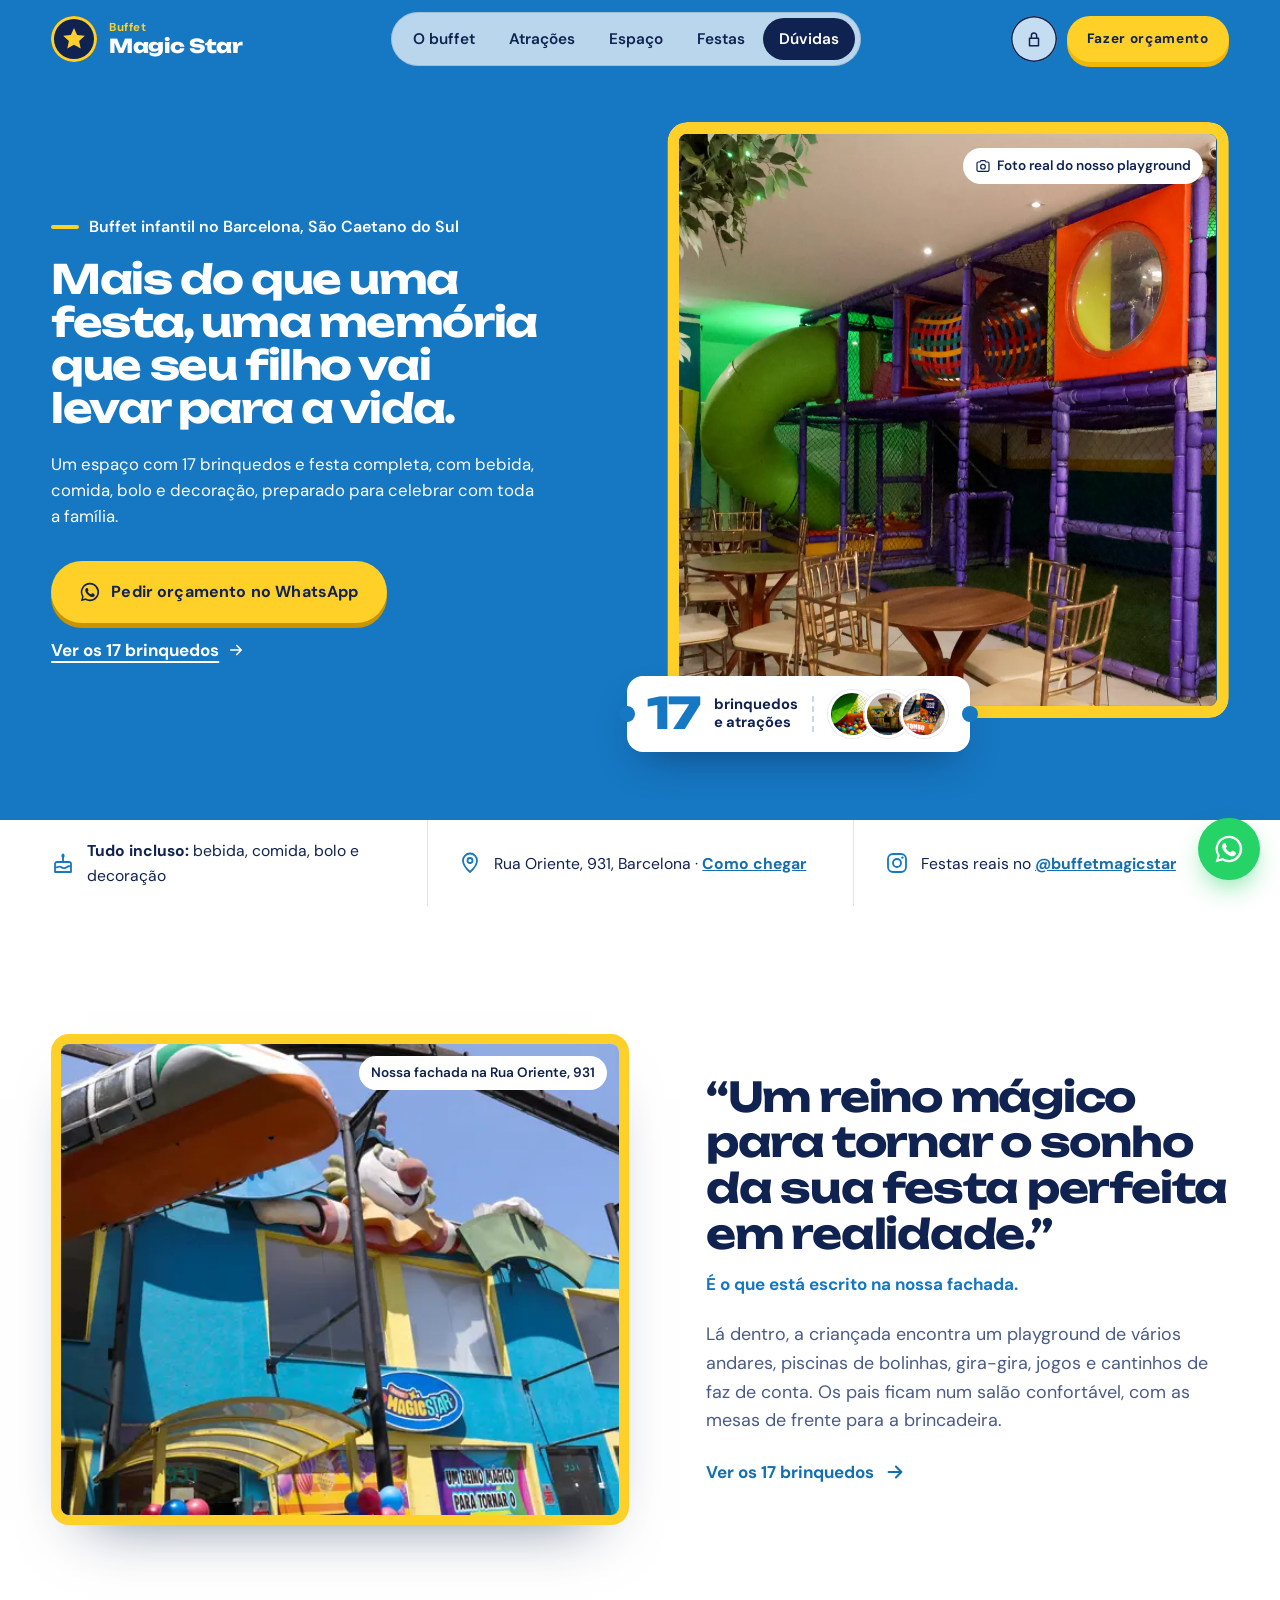
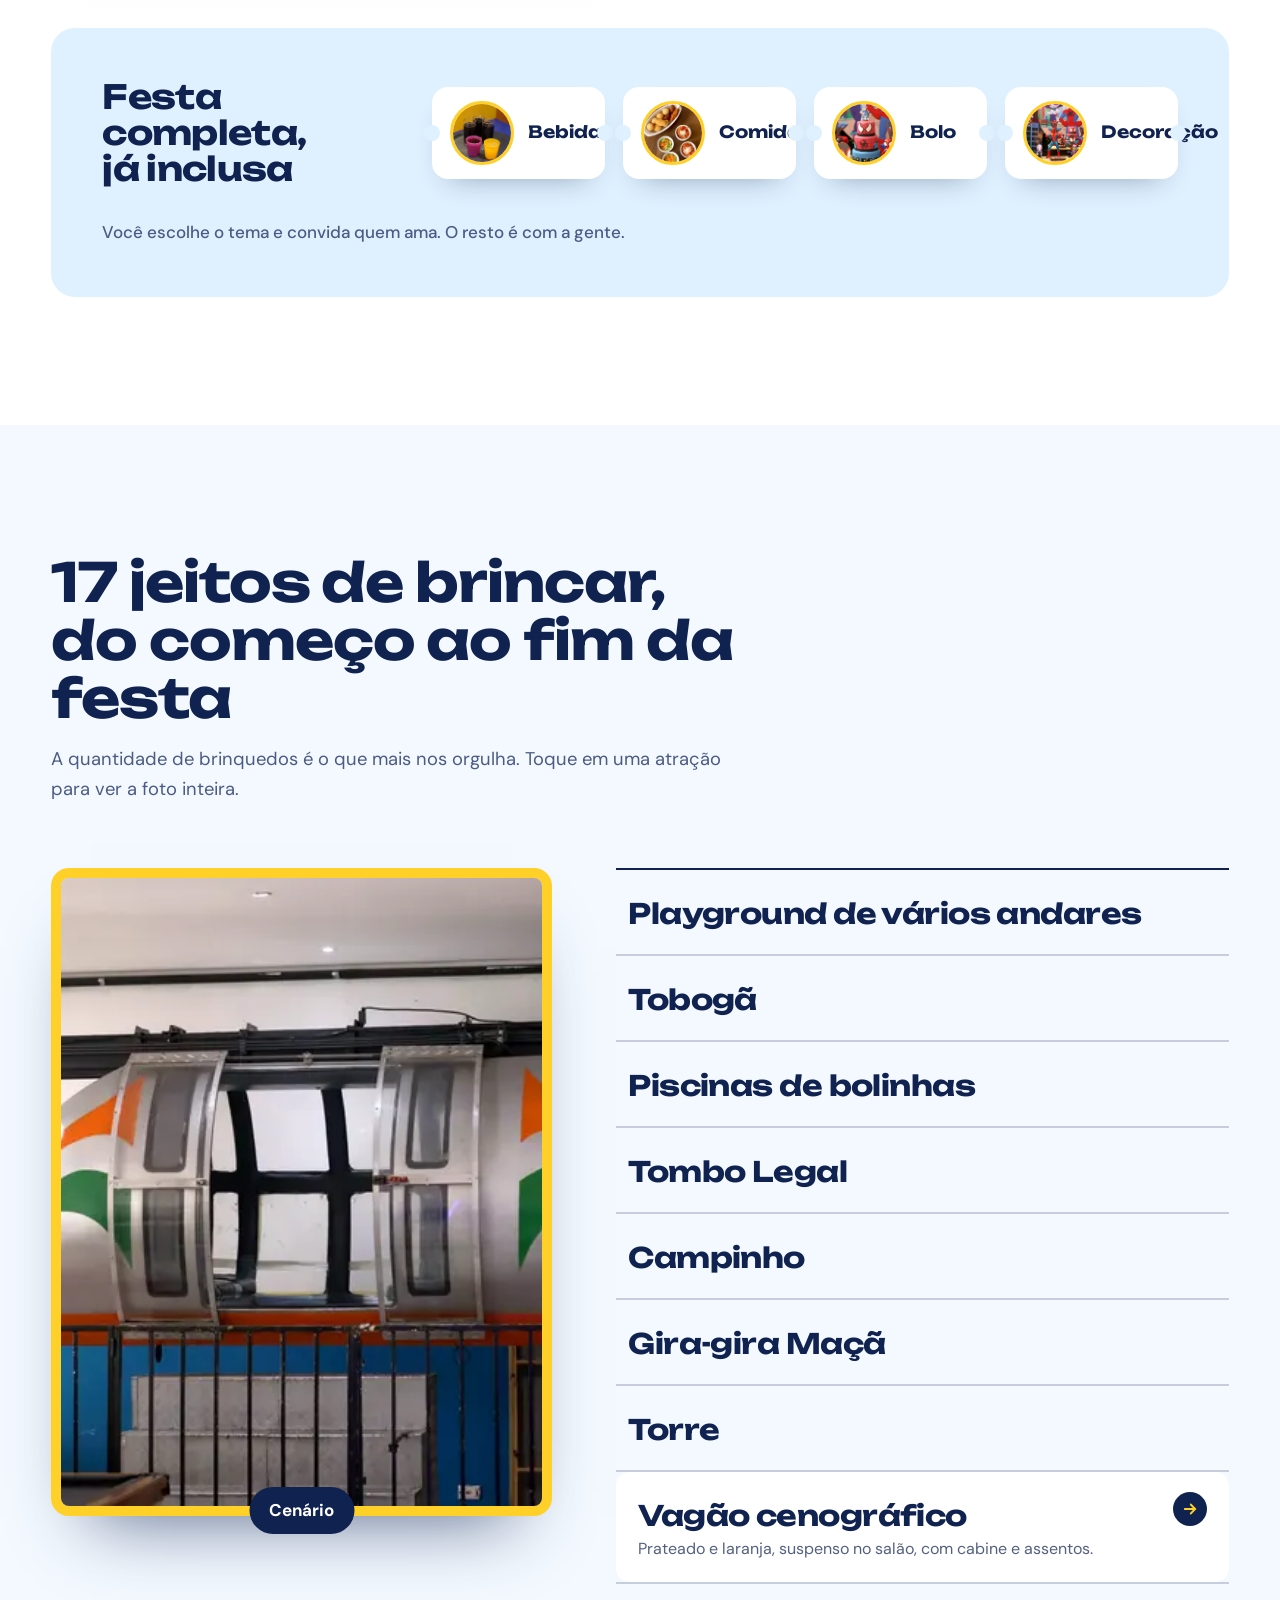
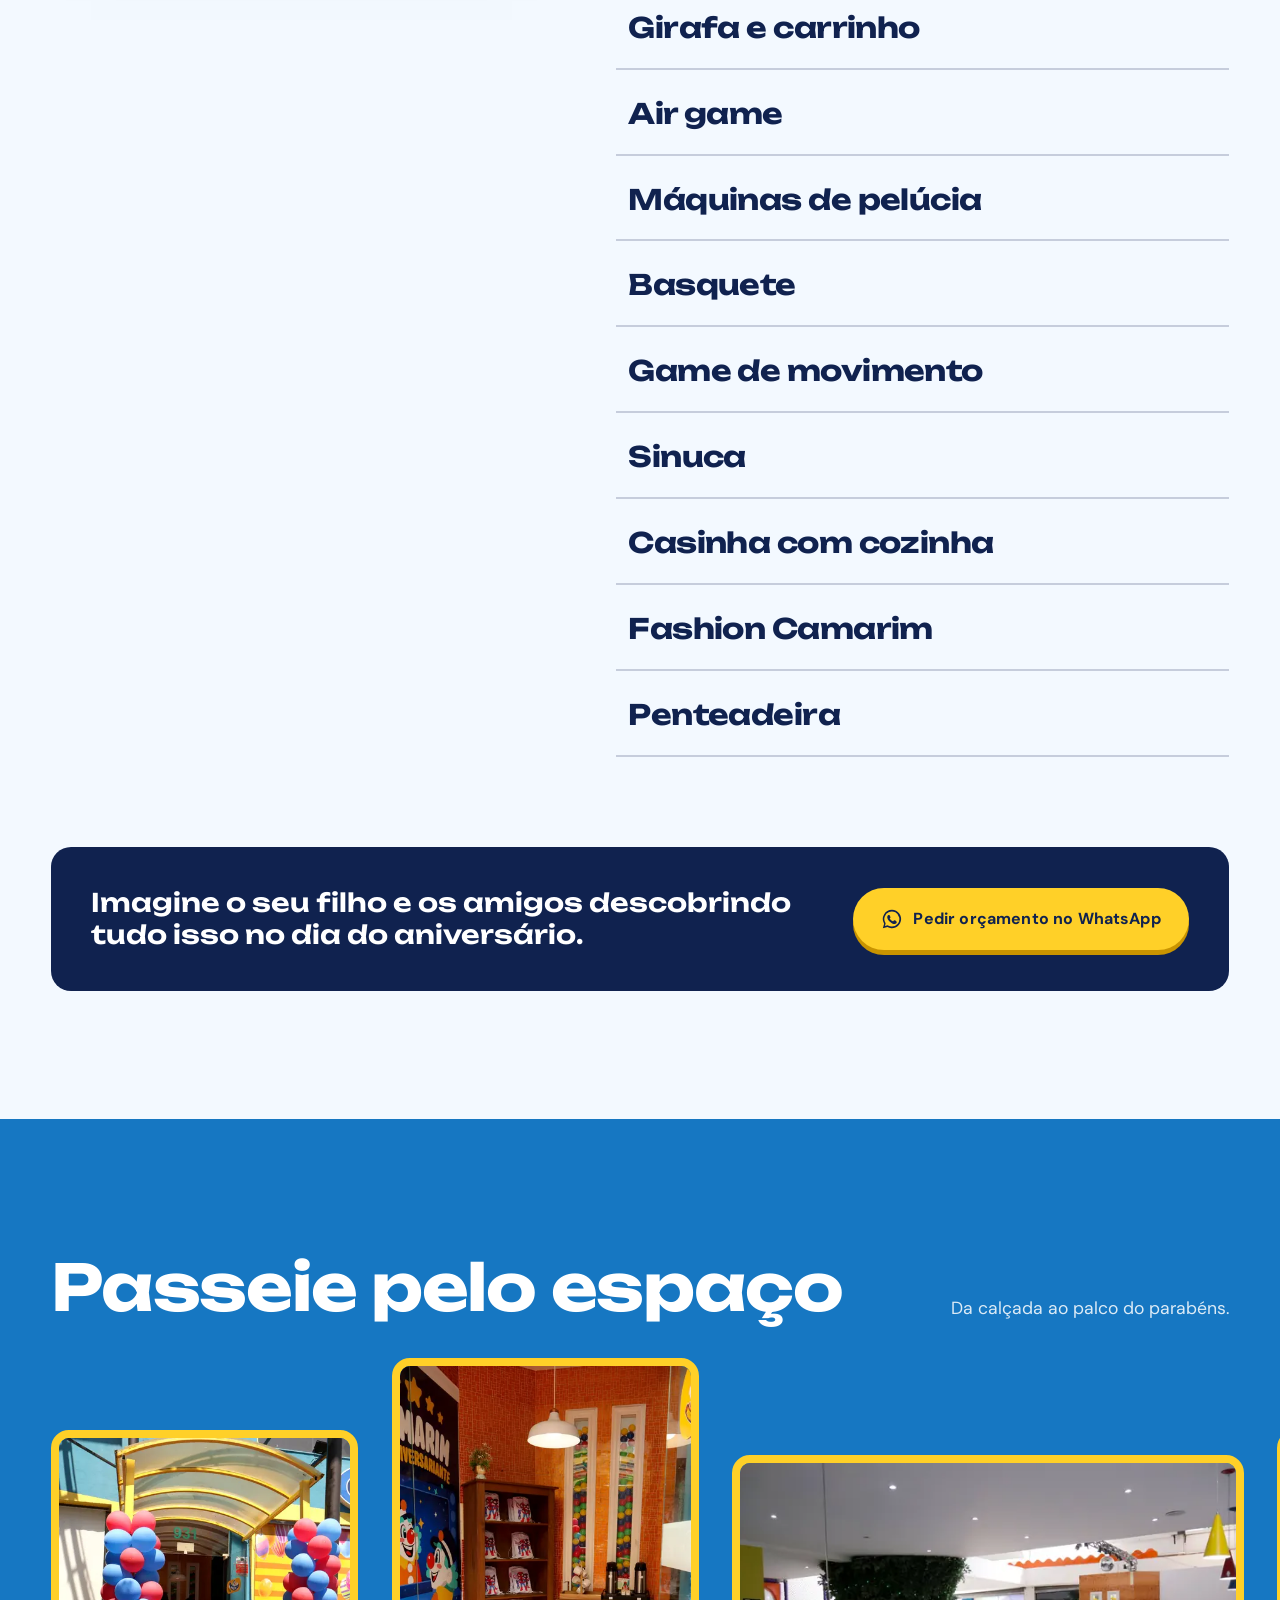
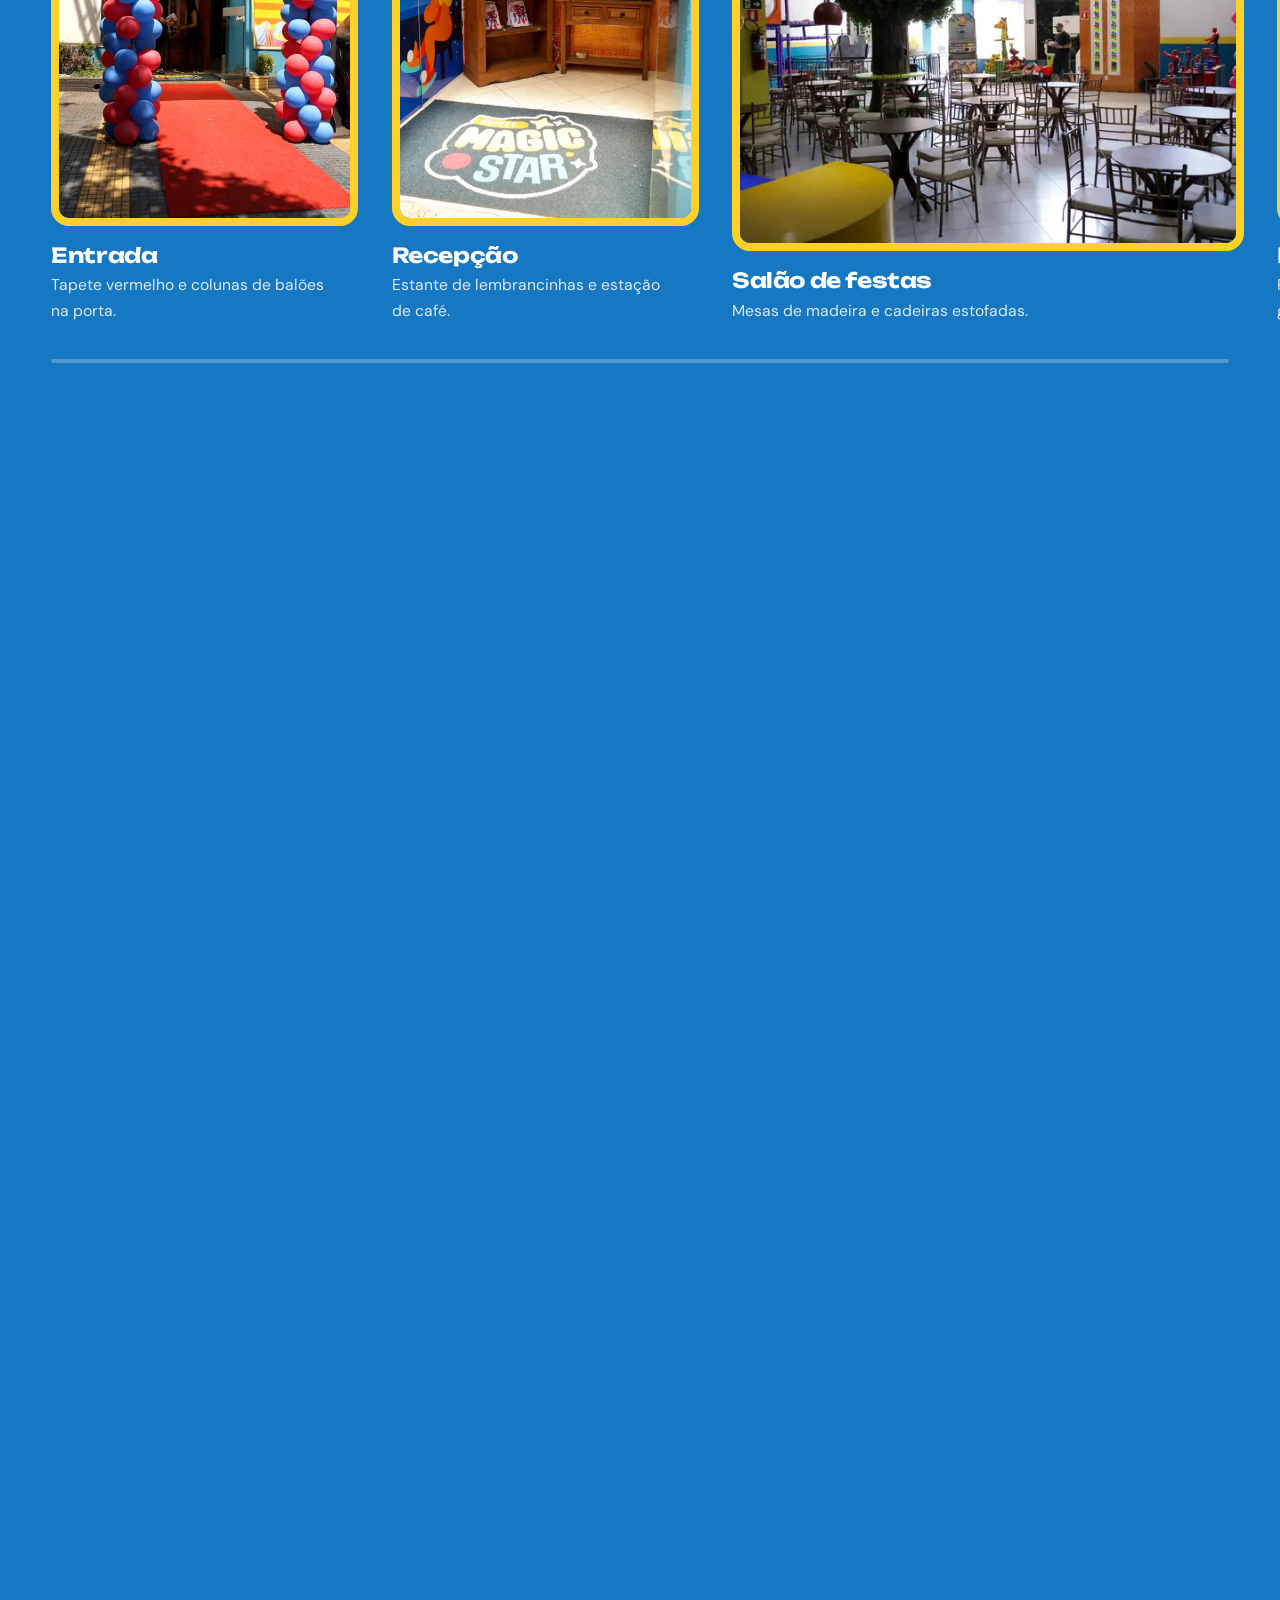
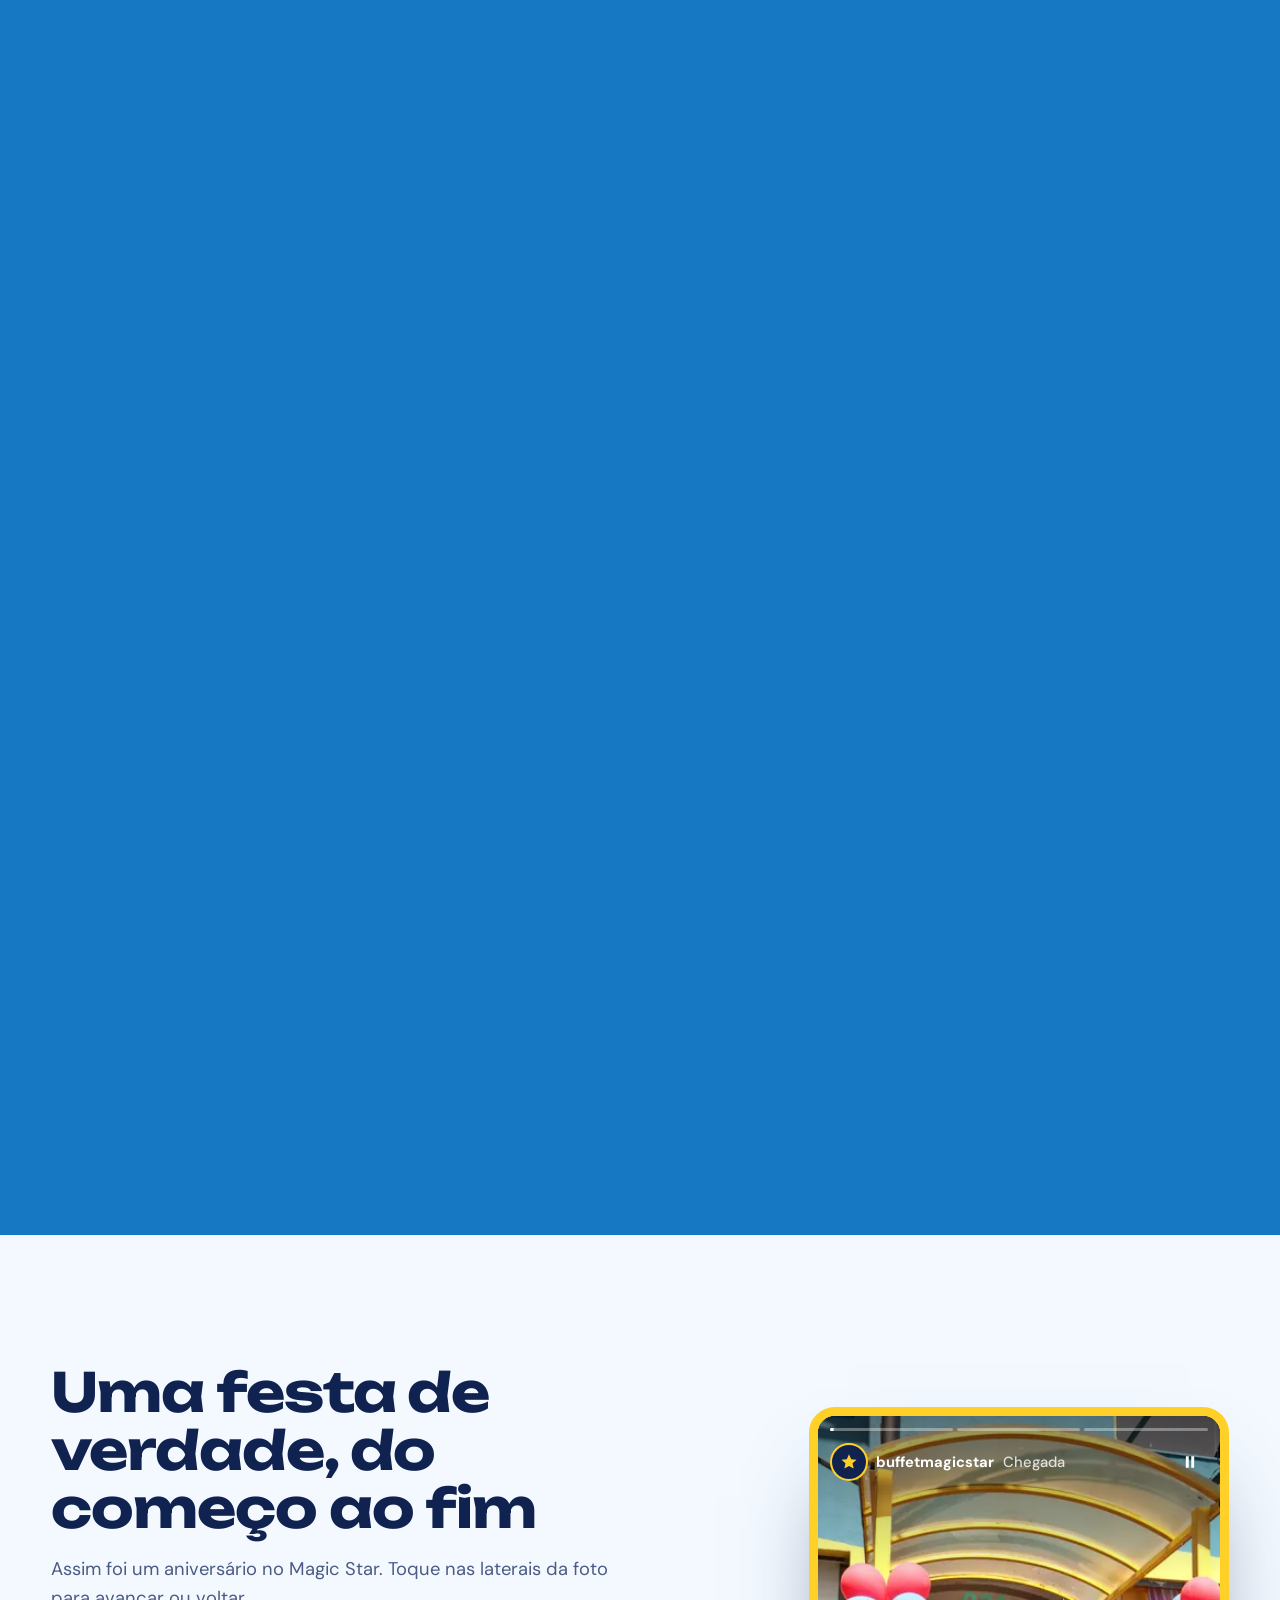
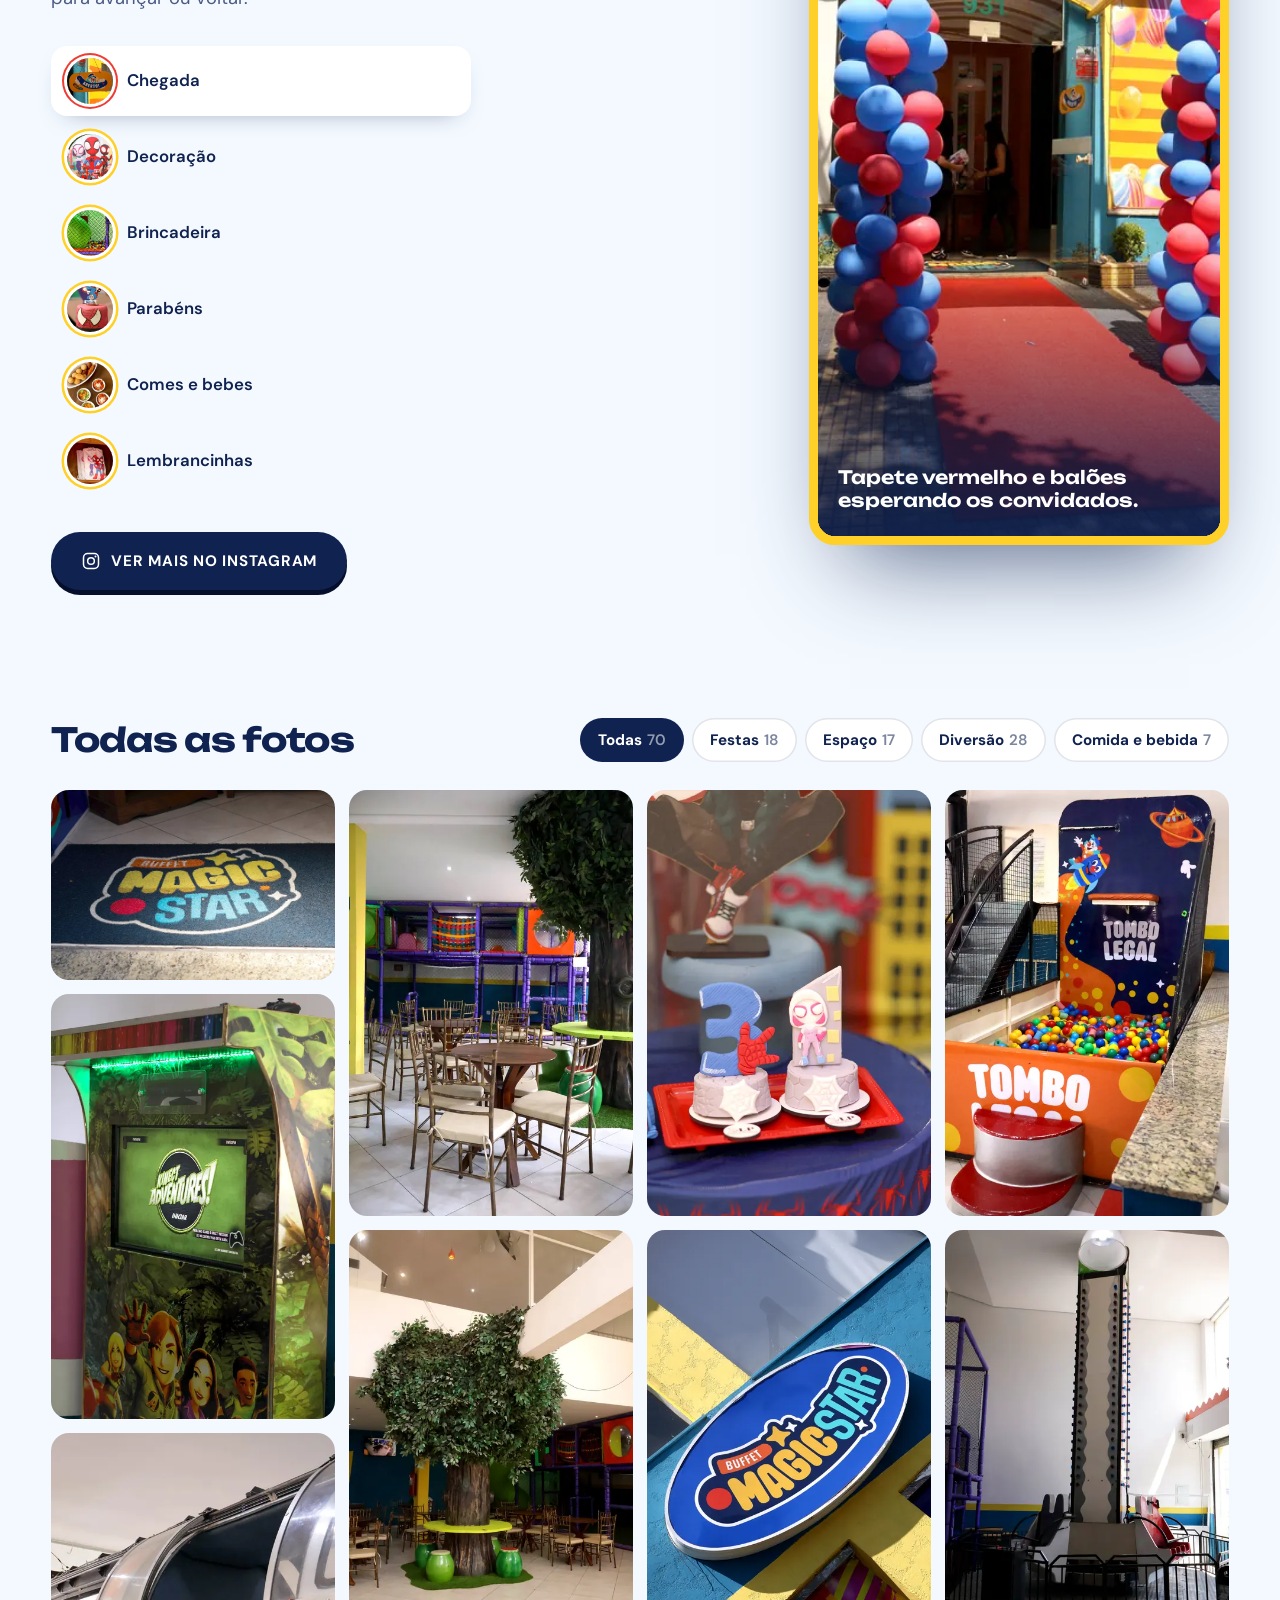
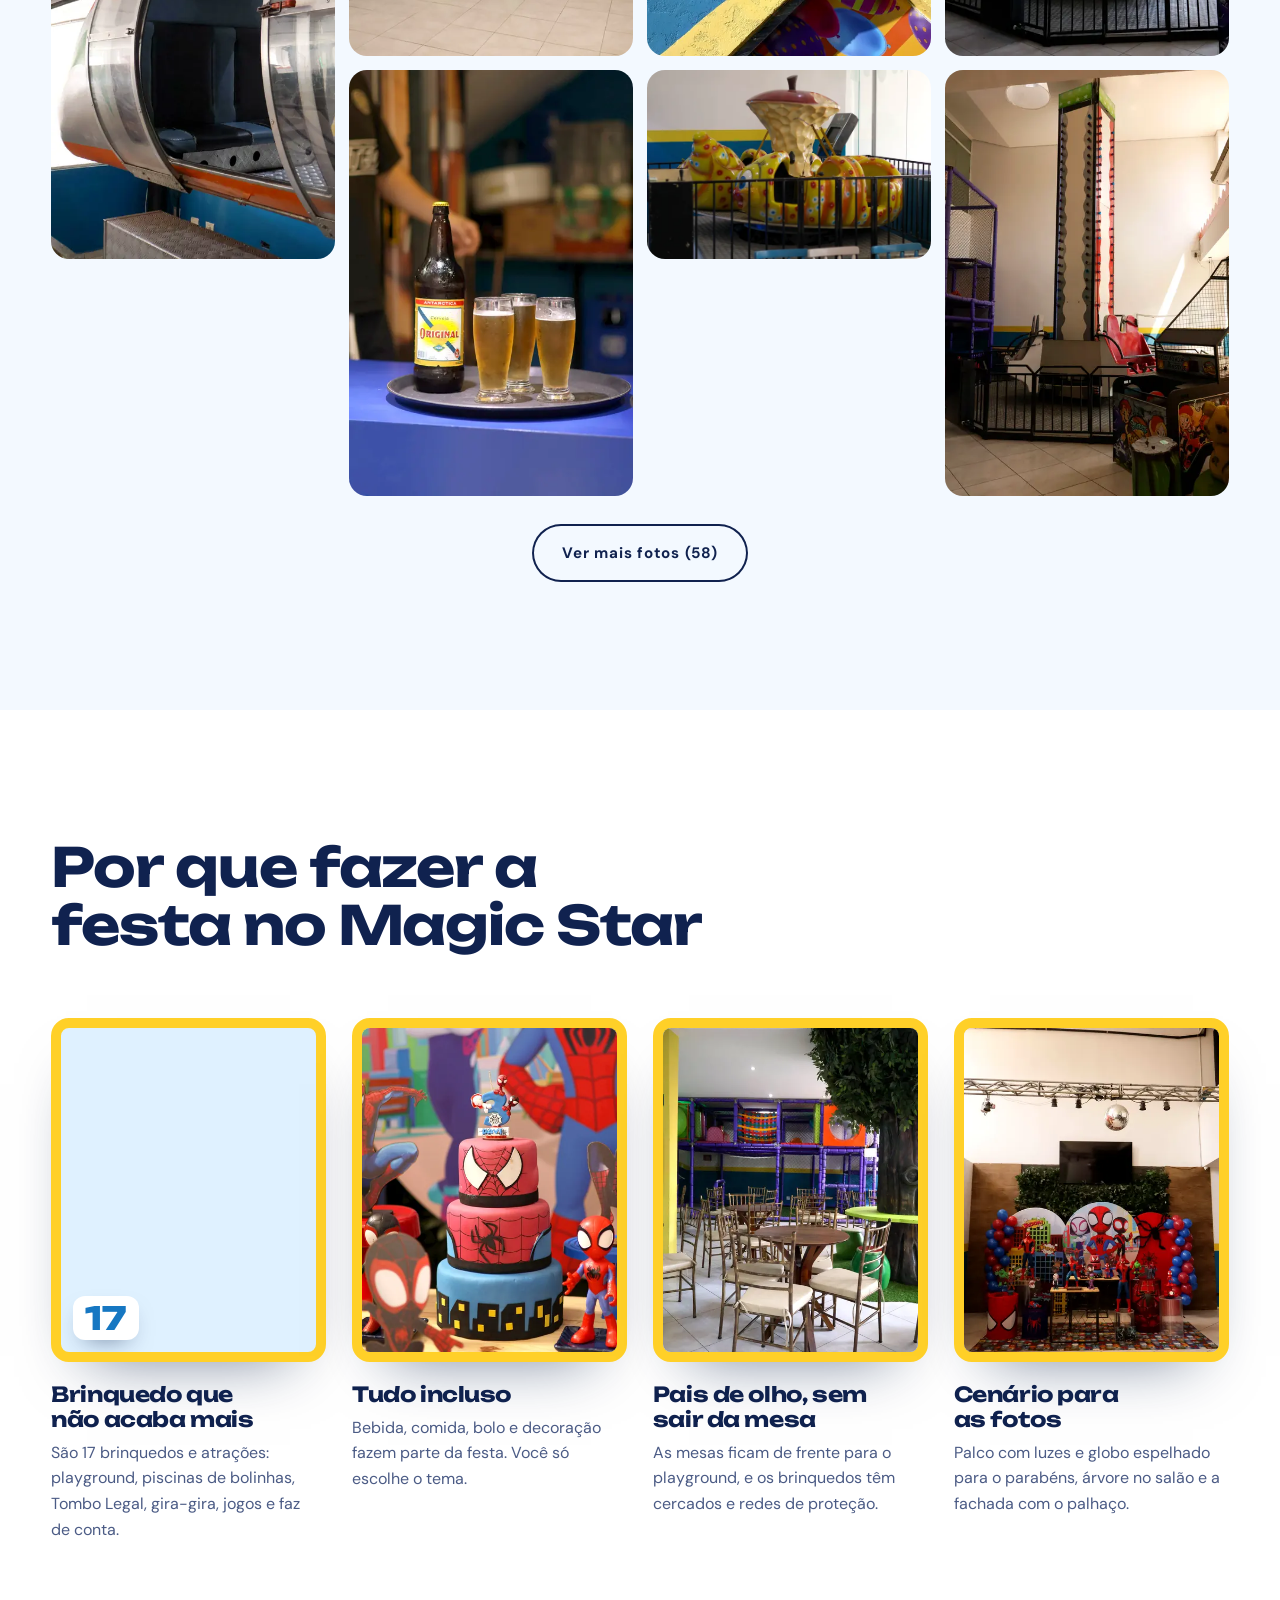
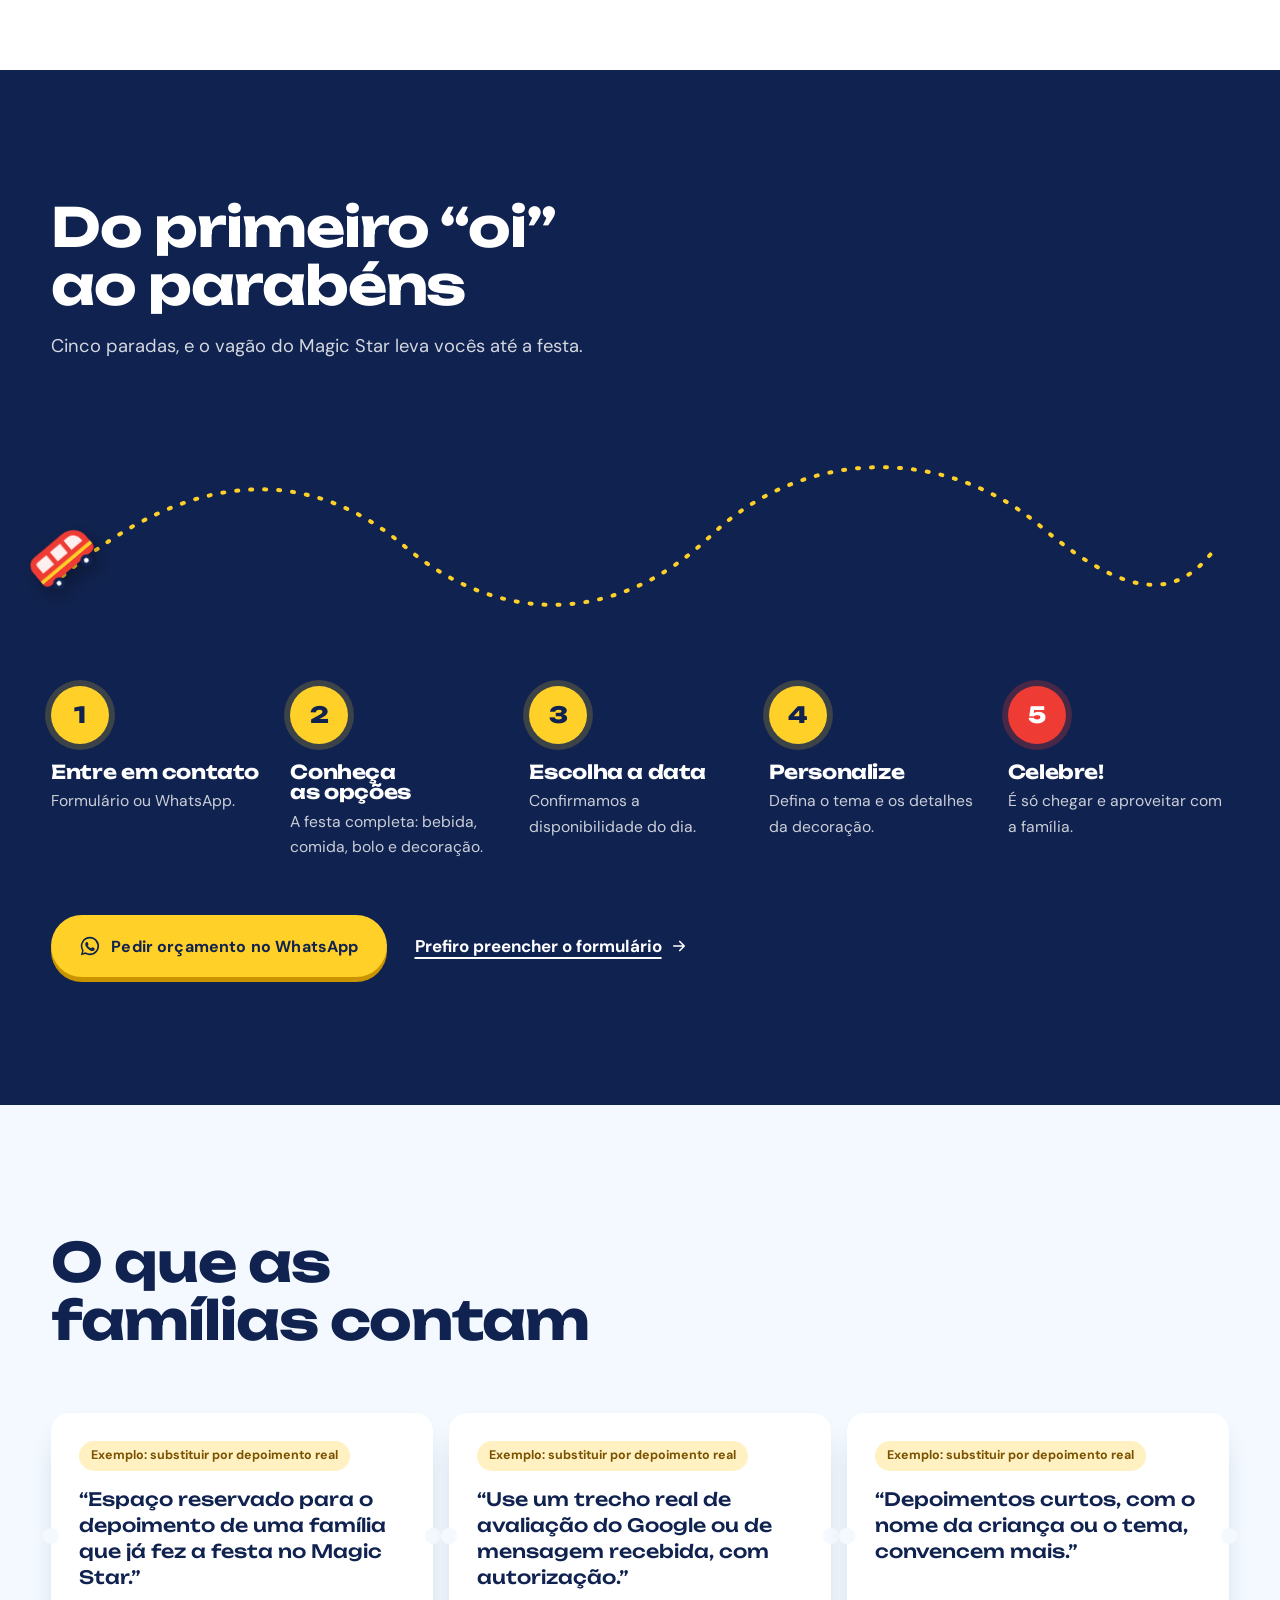
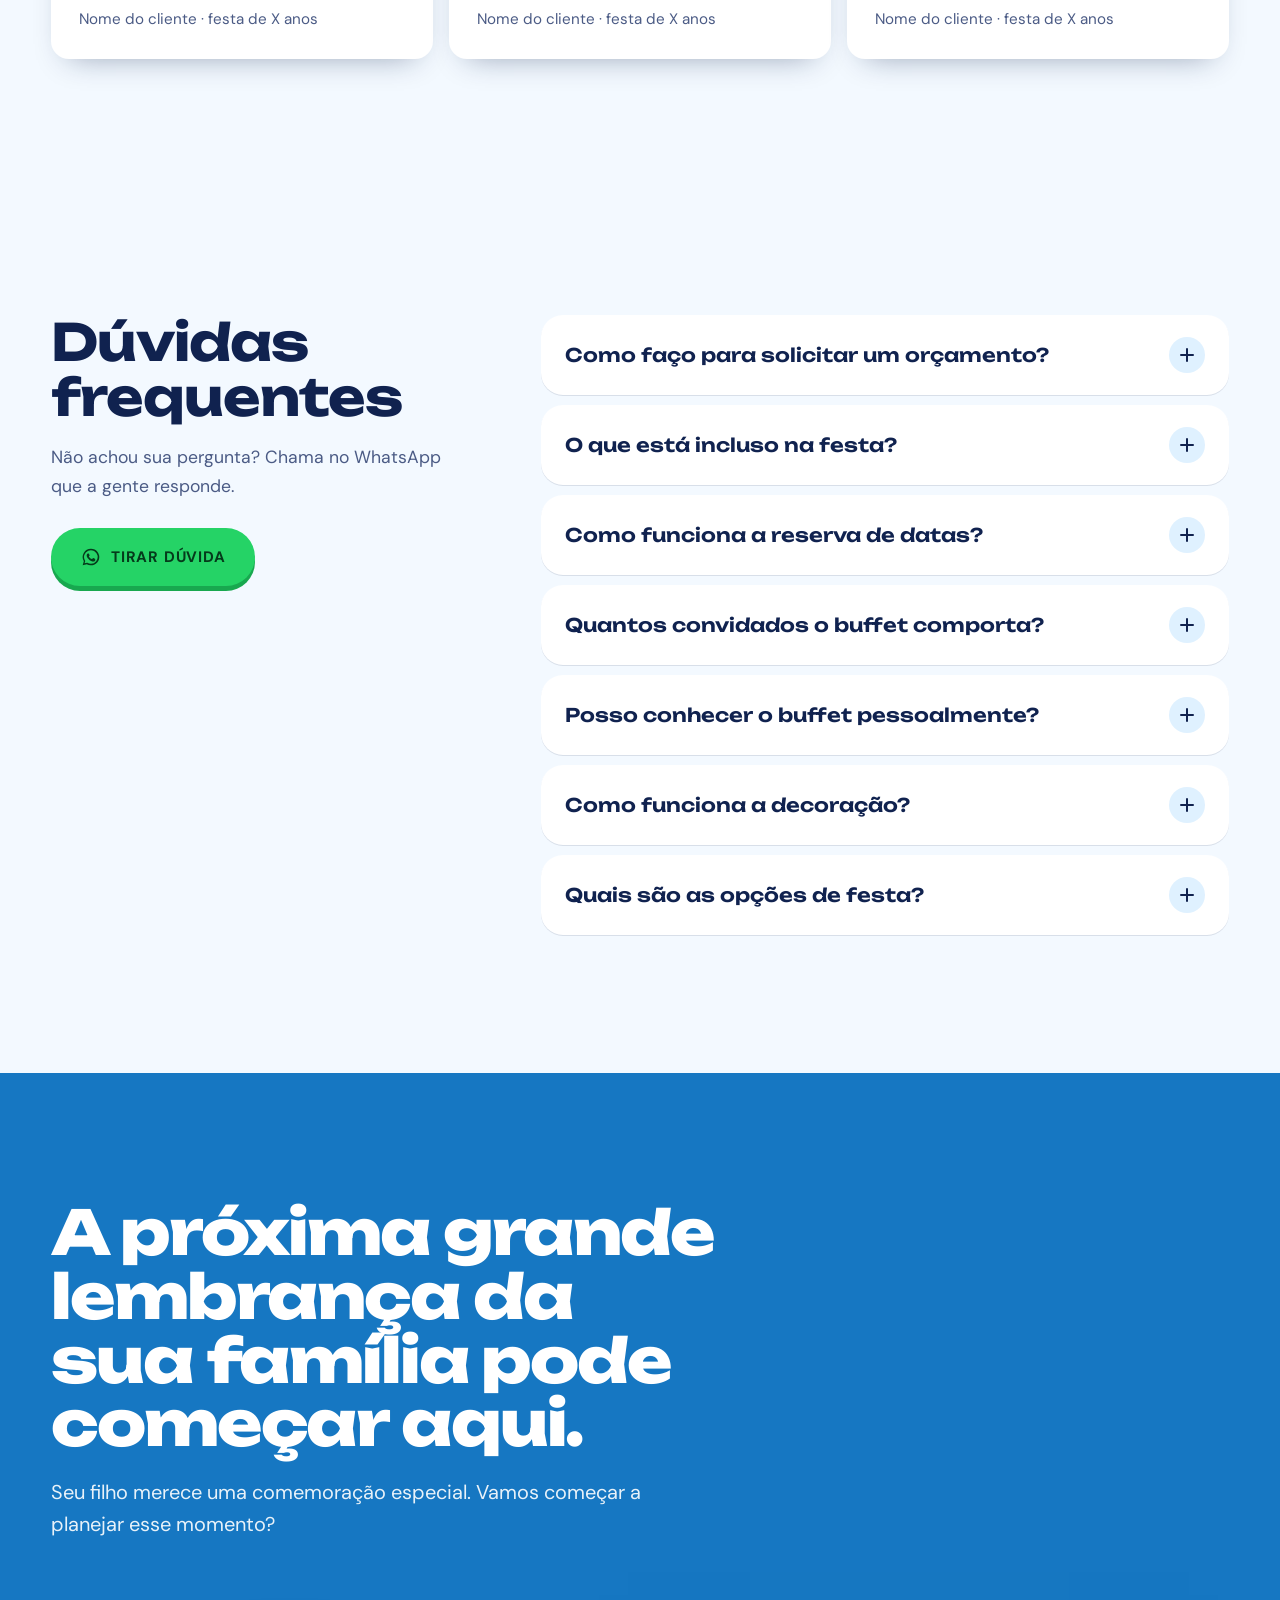
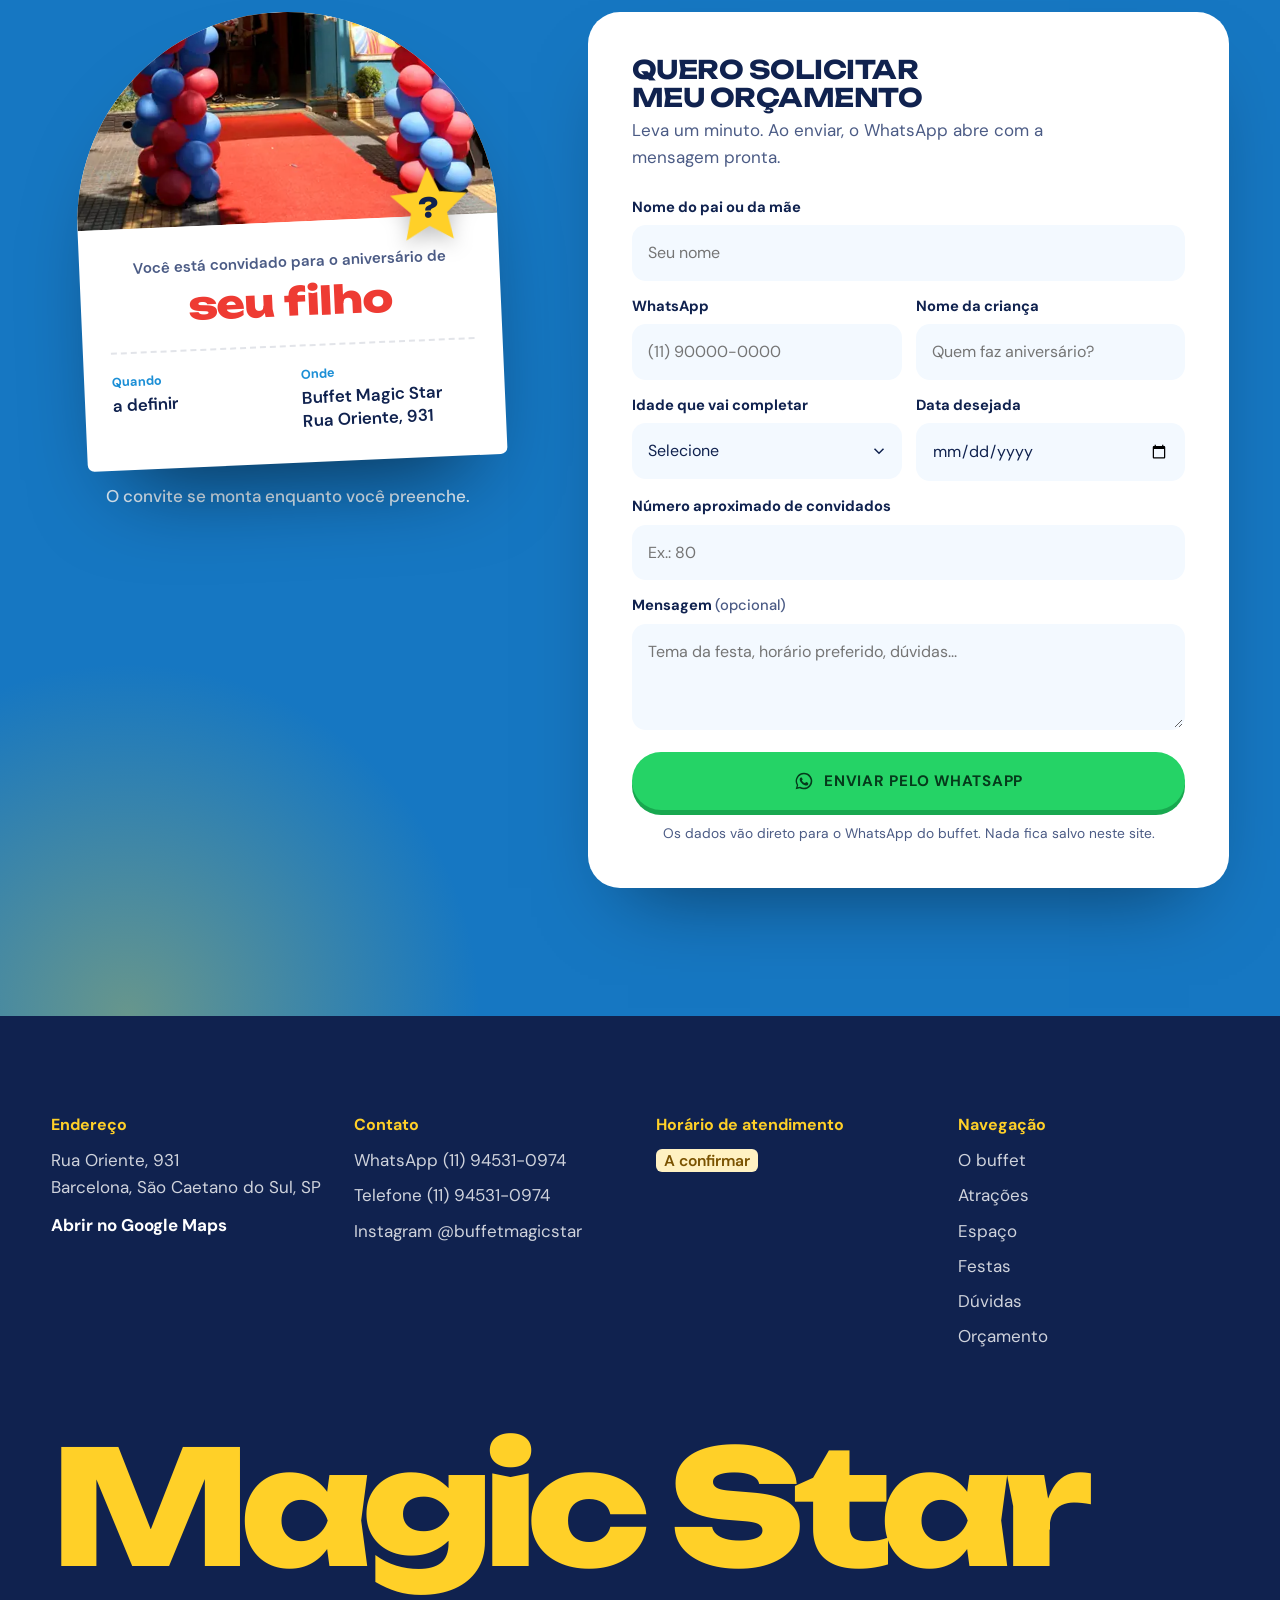
<file: index.html>
<!doctype html>
<html lang="pt-BR">
<head>
  <meta charset="utf-8">
  <meta name="viewport" content="width=device-width, initial-scale=1, viewport-fit=cover">
  <!-- SEO: ao definir o domínio, troque https://magic-star-lemon.vercel.app em todo este <head> -->
  <title>Buffet Infantil em São Caetano do Sul | Buffet Magic Star – Barcelona</title>
  <meta name="description" content="Buffet infantil no bairro Barcelona, em São Caetano do Sul. 17 brinquedos e atrações, playground de vários andares e festa completa com bebida, comida, bolo e decoração. Peça seu orçamento pelo WhatsApp.">
  <meta name="keywords" content="buffet infantil São Caetano do Sul, buffet infantil Barcelona, festa infantil São Caetano, buffet de aniversário infantil ABC, Buffet Magic Star, festa infantil com playground">
  <link rel="canonical" href="https://magic-star-lemon.vercel.app/">
  <meta name="robots" content="index, follow, max-image-preview:large">
  <meta name="theme-color" content="#1c8fd6">
  <meta name="geo.region" content="BR-SP">
  <meta name="geo.placename" content="São Caetano do Sul">

  <meta property="og:type" content="website">
  <meta property="og:locale" content="pt_BR">
  <meta property="og:site_name" content="Buffet Magic Star">
  <meta property="og:title" content="Buffet Magic Star | Buffet infantil em São Caetano do Sul">
  <meta property="og:description" content="Mais do que uma festa, uma memória que seu filho vai levar para a vida. 17 brinquedos e festa completa com bebida, comida, bolo e decoração.">
  <meta property="og:url" content="https://magic-star-lemon.vercel.app/">
  <meta property="og:image" content="https://magic-star-lemon.vercel.app/assets/og-image.jpg">
  <meta property="og:image:width" content="1200">
  <meta property="og:image:height" content="630">
  <meta property="og:image:alt" content="Buffet Magic Star: playground com tobogã e 17 brinquedos em São Caetano do Sul">
  <meta name="twitter:card" content="summary_large_image">

  <link rel="icon" href="assets/favicon.svg" type="image/svg+xml">
  <link rel="apple-touch-icon" href="assets/apple-touch-icon.png">
  <link rel="manifest" href="site.webmanifest">

  <link rel="preconnect" href="https://fonts.googleapis.com">
  <link rel="preconnect" href="https://fonts.gstatic.com" crossorigin>
  <link href="https://fonts.googleapis.com/css2?family=Unbounded:wght@500;600;700;800&family=DM+Sans:opsz,wght@9..40,400;9..40,500;9..40,600;9..40,700&display=swap" rel="stylesheet">
  <link rel="preload" as="image" href="assets/img/playground-toboga-1280.webp" imagesrcset="assets/img/playground-toboga-640.webp 480w, assets/img/playground-toboga-1280.webp 960w" imagesizes="(max-width: 860px) 92vw, 46vw" fetchpriority="high">
  <link rel="stylesheet" href="assets/css/style.css">

  <script type="application/ld+json">
  {
    "@context": "https://schema.org",
    "@graph": [
      {
        "@type": ["LocalBusiness", "EventVenue"],
        "@id": "https://magic-star-lemon.vercel.app/#buffet",
        "name": "Buffet Magic Star",
        "description": "Buffet infantil em São Caetano do Sul com 17 brinquedos e atrações, playground de vários andares e festa completa com bebida, comida, bolo e decoração.",
        "url": "https://magic-star-lemon.vercel.app/",
        "image": ["https://magic-star-lemon.vercel.app/assets/og-image.jpg"],
        "telephone": "+55-11-94531-0974",
        "address": {
          "@type": "PostalAddress",
          "streetAddress": "Rua Oriente, 931",
          "addressLocality": "São Caetano do Sul",
          "addressRegion": "SP",
          "addressCountry": "BR"
        },
        "areaServed": ["São Caetano do Sul", "ABC Paulista"],
        "sameAs": ["https://www.instagram.com/buffetmagicstar/"]
      },
      {
        "@type": "FAQPage",
        "mainEntity": [
          { "@type": "Question", "name": "Como faço para solicitar um orçamento?", "acceptedAnswer": { "@type": "Answer", "text": "Preencha o formulário do site, que monta a mensagem e abre o WhatsApp do buffet, ou chame direto no (11) 94531-0974." } },
          { "@type": "Question", "name": "O que está incluso na festa?", "acceptedAnswer": { "@type": "Answer", "text": "A festa inclui bebida, comida, bolo e decoração, além de todos os brinquedos do espaço." } }
        ]
      }
    ]
  }
  </script>
</head>
<body>
<a class="skip-link" href="#conteudo">Pular para o conteúdo</a>

<svg width="0" height="0" style="position:absolute" aria-hidden="true">
  <defs>
    <symbol id="i-star" viewBox="0 0 24 24"><path fill="currentColor" d="M12 1.8l2.9 6.5 7.1.7-5.3 4.8 1.5 7-6.2-3.6-6.2 3.6 1.5-7L2 9l7.1-.7z"/></symbol>
    <symbol id="i-wa" viewBox="0 0 24 24"><path fill="currentColor" d="M12 2a10 10 0 0 0-8.6 15.1L2 22l5-1.3A10 10 0 1 0 12 2zm0 18.2c-1.6 0-3.1-.4-4.4-1.2l-.3-.2-3 .8.8-2.9-.2-.3A8.2 8.2 0 1 1 12 20.2zm4.5-6.1c-.2-.1-1.5-.7-1.7-.8-.2-.1-.4-.1-.6.1l-.8 1c-.1.2-.3.2-.5.1a6.7 6.7 0 0 1-3.3-2.9c-.2-.4.2-.4.7-1.3.1-.2 0-.3 0-.4l-.8-1.8c-.2-.5-.4-.4-.6-.4h-.5c-.2 0-.4.1-.7.3-.2.3-.9.9-.9 2.2s.9 2.5 1 2.7c.1.2 1.8 2.8 4.4 3.9 1.6.7 2.3.8 3.1.6.5-.1 1.5-.6 1.7-1.2.2-.6.2-1.1.2-1.2-.1-.1-.3-.2-.5-.3z"/></symbol>
    <symbol id="i-ig" viewBox="0 0 24 24"><g fill="none" stroke="currentColor" stroke-width="1.8"><rect x="3" y="3" width="18" height="18" rx="5"/><circle cx="12" cy="12" r="4"/></g><circle cx="17.4" cy="6.6" r="1.2" fill="currentColor"/></symbol>
    <symbol id="i-pin" viewBox="0 0 24 24"><g fill="none" stroke="currentColor" stroke-width="1.8" stroke-linejoin="round"><path d="M12 21s-7-6.1-7-11.5a7 7 0 0 1 14 0C19 14.9 12 21 12 21z"/><circle cx="12" cy="9.5" r="2.5"/></g></symbol>
    <symbol id="i-left" viewBox="0 0 24 24"><path fill="none" stroke="currentColor" stroke-width="2.2" stroke-linecap="round" stroke-linejoin="round" d="M15 5l-7 7 7 7"/></symbol>
    <symbol id="i-right" viewBox="0 0 24 24"><path fill="none" stroke="currentColor" stroke-width="2.2" stroke-linecap="round" stroke-linejoin="round" d="M9 5l7 7-7 7"/></symbol>
    <symbol id="i-close" viewBox="0 0 24 24"><path fill="none" stroke="currentColor" stroke-width="2.2" stroke-linecap="round" d="M6 6l12 12M18 6L6 18"/></symbol>
    <symbol id="i-expand" viewBox="0 0 24 24"><path fill="none" stroke="currentColor" stroke-width="2" stroke-linecap="round" stroke-linejoin="round" d="M4 9V4h5M20 9V4h-5M4 15v5h5M20 15v5h-5"/></symbol>
    <symbol id="i-pause" viewBox="0 0 24 24"><path fill="currentColor" d="M7 5h3.5v14H7zM13.5 5H17v14h-3.5z"/></symbol>
    <symbol id="i-play" viewBox="0 0 24 24"><path fill="currentColor" d="M8 5v14l11-7z"/></symbol>
    <symbol id="i-cake" viewBox="0 0 24 24"><g fill="none" stroke="currentColor" stroke-width="1.8" stroke-linecap="round" stroke-linejoin="round"><path d="M4 21h16v-8a2 2 0 0 0-2-2H6a2 2 0 0 0-2 2zM4 16c2 1.5 4-1.5 6 0s4 1.5 6 0 3-1 4 0M12 11V7"/><path d="M12 3.5c1 1 1 2 0 3-1-1-1-2 0-3z"/></g></symbol>
    <symbol id="i-camera" viewBox="0 0 24 24"><g fill="none" stroke="currentColor" stroke-width="1.8" stroke-linejoin="round"><path d="M3 8a2 2 0 0 1 2-2h2.5L9 4h6l1.5 2H19a2 2 0 0 1 2 2v10a2 2 0 0 1-2 2H5a2 2 0 0 1-2-2z"/><circle cx="12" cy="13" r="3.5"/></g></symbol>
    <symbol id="i-arrow" viewBox="0 0 24 24"><path fill="none" stroke="currentColor" stroke-width="2.2" stroke-linecap="round" stroke-linejoin="round" d="M5 12h14M13 6l6 6-6 6"/></symbol>
    <!-- vagão da fachada, usado no trilho do "Como funciona" -->
    <symbol id="i-wagon" viewBox="0 0 64 40"><path fill="#ee3b33" d="M6 12c0-5 4-9 9-9h30c8 0 15 6 15 14v8c0 3-2 5-5 5H11c-3 0-5-2-5-5z"/><path fill="#fff" opacity=".92" d="M14 8h10v10H12v-8c0-1 1-2 2-2zM28 8h11v10H28zM43 8h4c5 0 8 4 8 9v1H43z"/><path fill="#ffd028" d="M6 22h54v3H6z"/><circle cx="17" cy="33" r="5" fill="#10224f"/><circle cx="47" cy="33" r="5" fill="#10224f"/><circle cx="17" cy="33" r="2" fill="#fff"/><circle cx="47" cy="33" r="2" fill="#fff"/></symbol>
  </defs>
</svg>

<!-- ========== CABEÇALHO ========== -->
<header class="header">
  <div class="header__inner">
    <a class="brand" href="#inicio" aria-label="Buffet Magic Star, voltar ao início">
      <span class="brand__badge" aria-hidden="true"><svg><use href="#i-star"/></svg></span>
      <span class="brand__text"><span class="brand__small">Buffet</span><span class="brand__name">Magic Star</span></span>
    </a>
    <nav class="nav" aria-label="Principal">
      <a href="#o-buffet">O buffet</a>
      <a href="#atracoes">Atrações</a>
      <a href="#espaco">Espaço</a>
      <a href="#festa">Festas</a>
      <a href="#duvidas">Dúvidas</a>
    </nav>
    <div class="header__actions">
      <a class="header__admin" href="gestor/" rel="nofollow" aria-label="Área do gestor"><svg viewBox="0 0 24 24" aria-hidden="true"><path d="M6 11h12v10H6zM8.5 11V7.5a3.5 3.5 0 0 1 7 0V11"/></svg><span>Área do gestor</span></a>
      <a class="btn btn--sm" href="#orcamento">Fazer orçamento</a>
      <button class="menu-toggle" type="button" aria-expanded="false" aria-controls="menu-mobile" aria-label="Abrir menu"><span></span></button>
    </div>
  </div>
</header>

<div class="mobile-menu" id="menu-mobile" aria-hidden="true">
  <nav aria-label="Menu do celular">
    <a href="#o-buffet">O buffet</a>
    <a href="#atracoes">Atrações</a>
    <a href="#espaco">Espaço</a>
    <a href="#festa">Festas</a>
    <a href="#como-funciona">Como funciona</a>
    <a href="#duvidas">Dúvidas</a>
  </nav>
  <a class="btn" href="#orcamento">QUERO FAZER MINHA FESTA</a>
  <a class="mobile-menu__admin" href="gestor/" rel="nofollow"><svg viewBox="0 0 24 24" aria-hidden="true"><path d="M6 11h12v10H6zM8.5 11V7.5a3.5 3.5 0 0 1 7 0V11"/></svg>Área do gestor</a>
  <p class="mobile-menu__meta">Rua Oriente, 931, Barcelona, São Caetano do Sul</p>
</div>

<main id="conteudo">

<!-- ========== 1. INÍCIO ==========
     A "janela": foto real dos brinquedos com a moldura amarela das janelas da fachada,
     sobre o azul da fachada. O "ingresso" destaca os 17 brinquedos. -->
<section class="hero" id="inicio" aria-labelledby="hero-title">
  <div class="hero__inner">
    <div class="hero__copy">
      <p class="hero__kicker">Buffet infantil no Barcelona, São Caetano do Sul</p>
      <h1 class="hero__title" id="hero-title">Mais do que uma festa, uma memória que seu filho vai levar para a vida.</h1>
      <p class="hero__sub">Um espaço com 17 brinquedos e festa completa, com bebida, comida, bolo e decoração, preparado para celebrar com toda a família.</p>
      <div class="hero__ctas">
        <a class="btn btn--hero" href="https://wa.me/5511945310974" data-wa data-wa-msg="Olá! Vi o site do Buffet Magic Star e quero um orçamento para a festa do meu filho." target="_blank" rel="noopener"><svg aria-hidden="true"><use href="#i-wa"/></svg>Pedir orçamento no WhatsApp</a>
        <a class="hero__link" href="#atracoes">Ver os 17 brinquedos<svg aria-hidden="true"><use href="#i-arrow"/></svg></a>
      </div>
    </div>

    <div class="hero__window">
      <figure class="hero__frame">
        <img src="assets/img/playground-toboga-1280.webp" srcset="assets/img/playground-toboga-640.webp 480w, assets/img/playground-toboga-1280.webp 960w" sizes="(max-width: 860px) 92vw, 46vw" width="960" height="1440" decoding="async" fetchpriority="high" alt="Playground de vários andares do Buffet Magic Star, com tobogã verde e piscina de bolinhas">
        <figcaption><svg aria-hidden="true"><use href="#i-camera"/></svg>Foto real do nosso playground</figcaption>
      </figure>
      <a class="hero__ticket" href="#atracoes" aria-label="Ver os 17 brinquedos e atrações">
        <strong>17</strong>
        <span class="hero__ticket-txt">brinquedos<br>e atrações</span>
        <span class="hero__thumbs" aria-hidden="true">
          <img src="assets/img/piscina-bolinhas-1280.webp" srcset="assets/img/piscina-bolinhas-640.webp 480w, assets/img/piscina-bolinhas-1280.webp 960w" sizes="48px" width="960" height="1440" decoding="async" loading="lazy" alt="">
          <img src="assets/img/gira-gira-maca-1280.webp" srcset="assets/img/gira-gira-maca-640.webp 640w, assets/img/gira-gira-maca-1280.webp 1280w" sizes="48px" width="1280" height="853" decoding="async" loading="lazy" alt="">
          <img src="assets/img/tombo-legal-1280.webp" srcset="assets/img/tombo-legal-640.webp 480w, assets/img/tombo-legal-1280.webp 960w" sizes="48px" width="960" height="1440" decoding="async" loading="lazy" alt="">
        </span>
      </a>
    </div>
  </div>

  <ul class="hero__trust">
    <li><svg aria-hidden="true"><use href="#i-cake"/></svg><span><strong>Tudo incluso:</strong> bebida, comida, bolo e decoração</span></li>
    <li><svg aria-hidden="true"><use href="#i-pin"/></svg><span>Rua Oriente, 931, Barcelona · <a href="https://www.google.com/maps/search/?api=1&amp;query=Rua+Oriente+931+Barcelona+S%C3%A3o+Caetano+do+Sul+SP" target="_blank" rel="noopener">Como chegar</a></span></li>
    <li><svg aria-hidden="true"><use href="#i-ig"/></svg><span>Festas reais no <a href="https://www.instagram.com/buffetmagicstar/" target="_blank" rel="noopener">@buffetmagicstar</a></span></li>
  </ul>
</section>

<!-- ========== 2. CONHEÇA NOSSO BUFFET ========== -->
<section class="section about" id="o-buffet" aria-labelledby="about-title">
  <div class="wrap about__grid">
    <figure class="janela about__photo reveal">
      <img src="assets/img/fachada-vagao-palhaco-1280.webp" srcset="assets/img/fachada-vagao-palhaco-640.webp 640w, assets/img/fachada-vagao-palhaco-1280.webp 1280w, assets/img/fachada-vagao-palhaco-1920.webp 1920w" sizes="(max-width: 860px) 92vw, 46vw" width="1280" height="853" loading="lazy" decoding="async" alt="Fachada azul e amarela do Buffet Magic Star com o palhaço e o vagão cenográfico">
      <figcaption>Nossa fachada na Rua Oriente, 931</figcaption>
    </figure>
    <div class="about__text reveal">
      <h2 class="about__quote" id="about-title">“Um reino mágico para tornar o sonho da sua festa perfeita em realidade.”</h2>
      <p class="about__source">É o que está escrito na nossa fachada.</p>
      <p class="about__note">Lá dentro, a criançada encontra um playground de vários andares, piscinas de bolinhas, gira-gira, jogos e cantinhos de faz de conta. Os pais ficam num salão confortável, com as mesas de frente para a brincadeira.</p>
      <a class="link-arrow" href="#atracoes">Ver os 17 brinquedos <svg aria-hidden="true"><use href="#i-arrow"/></svg></a>
    </div>
  </div>

  <div class="wrap included">
    <h3 class="included__title">Festa completa, já inclusa</h3>
    <ul class="included__list">
      <li class="ingresso reveal"><span class="ingresso__foto"><img src="assets/img/bebidas-copos-1280.webp" srcset="assets/img/bebidas-copos-640.webp 480w, assets/img/bebidas-copos-1280.webp 960w" sizes="72px" width="960" height="1440" loading="lazy" decoding="async" alt=""></span><strong>Bebida</strong></li>
      <li class="ingresso reveal"><span class="ingresso__foto"><img src="assets/img/salgados-mesa-1280.webp" srcset="assets/img/salgados-mesa-640.webp 480w, assets/img/salgados-mesa-1280.webp 960w" sizes="72px" width="960" height="1440" loading="lazy" decoding="async" alt=""></span><strong>Comida</strong></li>
      <li class="ingresso reveal"><span class="ingresso__foto"><img src="assets/img/bolo-tema-1280.webp" srcset="assets/img/bolo-tema-640.webp 480w, assets/img/bolo-tema-1280.webp 960w" sizes="72px" width="960" height="1440" loading="lazy" decoding="async" alt=""></span><strong>Bolo</strong></li>
      <li class="ingresso reveal"><span class="ingresso__foto"><img src="assets/img/mesa-decorada-detalhes-1280.webp" srcset="assets/img/mesa-decorada-detalhes-640.webp 480w, assets/img/mesa-decorada-detalhes-1280.webp 960w" sizes="72px" width="960" height="1440" loading="lazy" decoding="async" alt=""></span><strong>Decoração</strong></li>
    </ul>
    <p class="included__note">Você escolhe o tema e convida quem ama. O resto é com a gente.</p>
  </div>
</section>

<!-- ========== 4. DIVERSÃO E EXPERIÊNCIAS (lista + foto em arco) ========== -->
<section class="section attractions" id="atracoes" aria-labelledby="attr-title">
  <div class="wrap">
    <div class="sec-head">
      <h2 id="attr-title">17 jeitos de brincar, <br>do começo ao fim da festa</h2>
      <p>A quantidade de brinquedos é o que mais nos orgulha. Toque em uma atração para ver a foto inteira.</p>
    </div>
    <div class="attr">
      <div class="attr__stage" aria-hidden="true">
        <div class="attr__arch" data-attr-stage></div>
        <span class="attr__tag" data-attr-tag>Aventura</span>
      </div>
      <ol class="attr__list" data-attr-list>
        <li><button type="button" data-photo="playground-multinivel" data-tag="Aventura"><span class="attr__name">Playground de vários andares</span><span class="attr__desc">Tubos, redes, túneis e passarelas, com tobogã verde.</span></button></li>
        <li><button type="button" data-photo="toboga-piscina-bolinhas" data-tag="Aventura"><span class="attr__name">Tobogã</span><span class="attr__desc">A descida termina direto na piscina de bolinhas.</span></button></li>
        <li><button type="button" data-photo="piscina-bolinhas" data-tag="Aventura"><span class="attr__name">Piscinas de bolinhas</span><span class="attr__desc">Para mergulhar entre as cores, dentro do playground.</span></button></li>
        <li><button type="button" data-photo="tombo-legal" data-tag="Aventura"><span class="attr__name">Tombo Legal</span><span class="attr__desc">Sobe a escada e cai na piscina de bolinhas.</span></button></li>
        <li><button type="button" data-photo="playground-quadra" data-tag="Aventura"><span class="attr__name">Campinho</span><span class="attr__desc">Grama sintética, rede de proteção e bola.</span></button></li>
        <li><button type="button" data-photo="gira-gira-maca" data-tag="Giros"><span class="attr__name">Gira-gira Maçã</span><span class="attr__desc">Brinquedo giratório em forma de maçã, cercado.</span></button></li>
        <li><button type="button" data-photo="torre-infantil" data-tag="Giros"><span class="attr__name">Torre</span><span class="attr__desc">Brinquedo em torre com cadeirinhas e área cercada.</span></button></li>
        <li><button type="button" data-photo="vagao-cenografico" data-tag="Cenário"><span class="attr__name">Vagão cenográfico</span><span class="attr__desc">Prateado e laranja, suspenso no salão, com cabine e assentos.</span></button></li>
        <li><button type="button" data-photo="basquete-brinquedos" data-tag="Pequeninos"><span class="attr__name">Girafa e carrinho</span><span class="attr__desc">Brinquedos de montar para os menores.</span></button></li>
        <li><button type="button" data-photo="air-game" data-tag="Jogos"><span class="attr__name">Air game</span><span class="attr__desc">Mesa iluminada para disputas rápidas.</span></button></li>
        <li><button type="button" data-photo="maquina-pelucias-iluminada" data-tag="Jogos"><span class="attr__name">Máquinas de pelúcia</span><span class="attr__desc">Duas máquinas cheias de bichinhos.</span></button></li>
        <li><button type="button" data-photo="basquete-arcade" data-tag="Jogos"><span class="attr__name">Basquete</span><span class="attr__desc">Cesta eletrônica para os competitivos.</span></button></li>
        <li><button type="button" data-photo="fliperama" data-tag="Jogos"><span class="attr__name">Game de movimento</span><span class="attr__desc">Videogame Kinect: o corpo é o controle.</span></button></li>
        <li><button type="button" data-photo="sinuca-vagao" data-tag="Jogos"><span class="attr__name">Sinuca</span><span class="attr__desc">Para os maiores e, quem sabe, para os pais.</span></button></li>
        <li><button type="button" data-photo="casinha-cozinha" data-tag="Faz de conta"><span class="attr__name">Casinha com cozinha</span><span class="attr__desc">Fogãozinho, panelinhas e frutas de brincar.</span></button></li>
        <li><button type="button" data-photo="fashion-camarim" data-tag="Faz de conta"><span class="attr__name">Fashion Camarim</span><span class="attr__desc">Acessórios e roupinhas para se arrumar.</span></button></li>
        <li><button type="button" data-photo="camarim-penteadeira" data-tag="Faz de conta"><span class="attr__name">Penteadeira</span><span class="attr__desc">Espelho com luzes, do jeito dos camarins.</span></button></li>
      </ol>
    </div>
    <div class="cta-band">
      <p>Imagine o seu filho e os amigos descobrindo tudo isso no dia do aniversário.</p>
      <a class="btn btn--hero" href="https://wa.me/5511945310974" data-wa data-wa-msg="Olá! Vi o site do Buffet Magic Star e quero um orçamento para a festa do meu filho." target="_blank" rel="noopener"><svg aria-hidden="true"><use href="#i-wa"/></svg>Pedir orçamento no WhatsApp</a>
    </div>
  </div>
</section>

<!-- ========== 3. NOSSO ESPAÇO (rolagem horizontal) ========== -->
<section class="spaces" id="espaco" aria-labelledby="space-title" data-hscroll>
  <div class="spaces__sticky">
    <div class="spaces__head wrap">
      <h2 id="space-title">Passeie pelo espaço</h2>
      <p>Da calçada ao palco do parabéns. <span class="only-touch">Deslize para o lado.</span></p>
    </div>
    <div class="spaces__track" data-hscroll-track>
      <article class="space"><button class="space__img arch" type="button" data-zoom="entrada-tapete-vermelho" aria-label="Ampliar: entrada"><img src="assets/img/entrada-tapete-vermelho-1280.webp" srcset="assets/img/entrada-tapete-vermelho-640.webp 480w, assets/img/entrada-tapete-vermelho-1280.webp 960w" sizes="(max-width: 820px) 70vw, 26vw" width="960" height="1440" loading="lazy" decoding="async" alt="Entrada com tapete vermelho e colunas de balões"></button><h3>Entrada</h3><p>Tapete vermelho e colunas de balões na porta.</p></article>
      <article class="space space--tall"><button class="space__img arch" type="button" data-zoom="recepcao" aria-label="Ampliar: recepção"><img src="assets/img/recepcao-1280.webp" srcset="assets/img/recepcao-640.webp 480w, assets/img/recepcao-1280.webp 960w" sizes="(max-width: 820px) 70vw, 26vw" width="960" height="1440" loading="lazy" decoding="async" alt="Recepção com tapete do logo, estante de lembrancinhas e estação de café"></button><h3>Recepção</h3><p>Estante de lembrancinhas e estação de café.</p></article>
      <article class="space space--wide"><button class="space__img" type="button" data-zoom="salao-panorama" aria-label="Ampliar: salão"><img src="assets/img/salao-panorama-1280.webp" srcset="assets/img/salao-panorama-640.webp 640w, assets/img/salao-panorama-1280.webp 1280w, assets/img/salao-panorama-1920.webp 1920w" sizes="(max-width: 820px) 85vw, 42vw" width="1280" height="853" loading="lazy" decoding="async" alt="Vista ampla do salão de festas do Buffet Magic Star"></button><h3>Salão de festas</h3><p>Mesas de madeira e cadeiras estofadas.</p></article>
      <article class="space"><button class="space__img arch" type="button" data-zoom="palco-mesa-bolo" aria-label="Ampliar: palco"><img src="assets/img/palco-mesa-bolo-1280.webp" srcset="assets/img/palco-mesa-bolo-640.webp 480w, assets/img/palco-mesa-bolo-1280.webp 960w" sizes="(max-width: 820px) 70vw, 26vw" width="960" height="1440" loading="lazy" decoding="async" alt="Palco da mesa do bolo com iluminação, globo espelhado e painel de folhagem"></button><h3>Palco do parabéns</h3><p>Painel verde, treliça de luzes e globo espelhado.</p></article>
      <article class="space space--tall"><button class="space__img arch" type="button" data-zoom="arvore-salao" aria-label="Ampliar: árvore"><img src="assets/img/arvore-salao-1280.webp" srcset="assets/img/arvore-salao-640.webp 480w, assets/img/arvore-salao-1280.webp 960w" sizes="(max-width: 820px) 70vw, 26vw" width="960" height="1440" loading="lazy" decoding="async" alt="Árvore cenográfica no centro do salão"></button><h3>Árvore cenográfica</h3><p>No meio do salão, com banco ao redor.</p></article>
      <article class="space space--wide"><button class="space__img" type="button" data-zoom="salao-playground" aria-label="Ampliar: mesas e playground"><img src="assets/img/salao-playground-1280.webp" srcset="assets/img/salao-playground-640.webp 640w, assets/img/salao-playground-1280.webp 1280w, assets/img/salao-playground-1920.webp 1920w" sizes="(max-width: 820px) 85vw, 42vw" width="1280" height="853" loading="lazy" decoding="async" alt="Mesas do salão ao lado do playground multinível"></button><h3>De frente para o playground</h3><p>Os pais acompanham a brincadeira da mesa.</p></article>
      <article class="space"><button class="space__img arch" type="button" data-zoom="area-kids-panorama" aria-label="Ampliar: área kids"><img src="assets/img/area-kids-panorama-1280.webp" srcset="assets/img/area-kids-panorama-640.webp 640w, assets/img/area-kids-panorama-1280.webp 1280w, assets/img/area-kids-panorama-1920.webp 1920w" sizes="(max-width: 820px) 70vw, 26vw" width="1280" height="853" loading="lazy" decoding="async" alt="Vista da área kids com casinha, camarim, sinuca e Tombo Legal"></button><h3>Área kids</h3><p>Casinha, camarim, sinuca, vagão e Tombo Legal.</p></article>
      <article class="space space--wide"><button class="space__img" type="button" data-zoom="salao-jogos" aria-label="Ampliar: área de jogos"><img src="assets/img/salao-jogos-1280.webp" srcset="assets/img/salao-jogos-640.webp 640w, assets/img/salao-jogos-1280.webp 1280w, assets/img/salao-jogos-1920.webp 1920w" sizes="(max-width: 820px) 85vw, 42vw" width="1280" height="853" loading="lazy" decoding="async" alt="Área de jogos com gira-gira, air game, máquina de pelúcias e mesas para as crianças"></button><h3>Área de jogos</h3><p>Gira-gira, air game, pelúcias e mesinhas.</p></article>
      <article class="space space--tall"><button class="space__img arch" type="button" data-zoom="bar-balcao" aria-label="Ampliar: bar"><img src="assets/img/bar-balcao-1280.webp" srcset="assets/img/bar-balcao-640.webp 640w, assets/img/bar-balcao-1280.webp 1280w, assets/img/bar-balcao-1920.webp 1920w" sizes="(max-width: 820px) 70vw, 26vw" width="1280" height="853" loading="lazy" decoding="async" alt="Balcão do bar com bebidas"></button><h3>Bar</h3><p>Balcão de bebidas para os convidados.</p></article>
    </div>
    <div class="spaces__progress wrap" aria-hidden="true"><span data-hscroll-bar></span></div>
  </div>
</section>

<!-- ========== 5. GALERIA DE FESTAS (stories + mosaico) ========== -->
<section class="section party" id="festa" aria-labelledby="party-title">
  <div class="wrap party__grid">
    <div class="party__copy">
      <h2 id="party-title">Uma festa de verdade, do começo ao fim</h2>
      <p>Assim foi um aniversário no Magic Star. Toque nas laterais da foto para avançar ou voltar.</p>
      <ol class="chapters" data-chapters></ol>
      <a class="btn btn--ig" href="https://www.instagram.com/buffetmagicstar/" target="_blank" rel="noopener"><svg aria-hidden="true"><use href="#i-ig"/></svg>VER MAIS NO INSTAGRAM</a>
    </div>
    <div class="story" data-story aria-roledescription="carrossel" aria-label="Fotos de uma festa no Magic Star">
      <div class="story__bars" data-story-bars></div>
      <div class="story__top">
        <span class="story__avatar" aria-hidden="true"><svg><use href="#i-star"/></svg></span>
        <span class="story__who">buffetmagicstar <em data-story-chapter></em></span>
        <button class="story__pause" type="button" data-story-pause aria-label="Pausar"><svg aria-hidden="true"><use href="#i-pause"/></svg></button>
      </div>
      <img class="story__img" alt="" data-story-img>
      <p class="story__caption" data-story-caption></p>
      <button class="story__nav story__nav--prev" type="button" data-story-prev aria-label="Foto anterior"></button>
      <button class="story__nav story__nav--next" type="button" data-story-next aria-label="Próxima foto"></button>
    </div>
  </div>

  <div class="wrap gallery">
    <div class="gallery__head">
      <h3>Todas as fotos</h3>
      <div class="chips" role="group" aria-label="Filtrar fotos" data-gallery-filters></div>
    </div>
    <div class="masonry" data-gallery></div>
    <div class="gallery__more"><button class="btn btn--outline" type="button" data-gallery-more>Ver mais fotos</button></div>
  </div>
</section>

<!-- ========== 6. POR QUE ESCOLHER ========== -->
<section class="section why" id="por-que" aria-labelledby="why-title">
  <div class="wrap">
    <div class="sec-head">
      <h2 id="why-title">Por que fazer a festa no Magic Star</h2>
    </div>
    <div class="motivos">
      <article class="motivo reveal">
        <figure class="janela motivo__foto"><img src="assets/img/playground-multinivel-1280.webp" srcset="assets/img/playground-multinivel-640.webp 480w, assets/img/playground-multinivel-1280.webp 960w" sizes="(max-width: 640px) 92vw, (max-width: 1080px) 46vw, 23vw" width="960" height="1440" loading="lazy" decoding="async" alt="Playground multinível com tobogã e tubos roxos"><span class="motivo__selo">17</span></figure>
        <h3>Brinquedo que não acaba mais</h3>
        <p>São 17 brinquedos e atrações: playground, piscinas de bolinhas, Tombo Legal, gira-gira, jogos e faz de conta.</p>
      </article>
      <article class="motivo reveal">
        <figure class="janela motivo__foto"><img src="assets/img/bolo-tema-1280.webp" srcset="assets/img/bolo-tema-640.webp 480w, assets/img/bolo-tema-1280.webp 960w" sizes="(max-width: 640px) 92vw, (max-width: 1080px) 46vw, 23vw" width="960" height="1440" loading="lazy" decoding="async" alt="Bolo temático de três andares"></figure>
        <h3>Tudo incluso</h3>
        <p>Bebida, comida, bolo e decoração fazem parte da festa. Você só escolhe o tema.</p>
      </article>
      <article class="motivo reveal">
        <figure class="janela motivo__foto"><img src="assets/img/salao-playground-vertical-1280.webp" srcset="assets/img/salao-playground-vertical-640.webp 480w, assets/img/salao-playground-vertical-1280.webp 960w" sizes="(max-width: 640px) 92vw, (max-width: 1080px) 46vw, 23vw" width="960" height="1440" loading="lazy" decoding="async" alt="Mesas posicionadas de frente para o playground"></figure>
        <h3>Pais de olho, sem sair da mesa</h3>
        <p>As mesas ficam de frente para o playground, e os brinquedos têm cercados e redes de proteção.</p>
      </article>
      <article class="motivo reveal">
        <figure class="janela motivo__foto"><img src="assets/img/palco-mesa-bolo-1280.webp" srcset="assets/img/palco-mesa-bolo-640.webp 480w, assets/img/palco-mesa-bolo-1280.webp 960w" sizes="(max-width: 640px) 92vw, (max-width: 1080px) 46vw, 23vw" width="960" height="1440" loading="lazy" decoding="async" alt="Palco da mesa do bolo com iluminação, globo espelhado e painel de folhagem"></figure>
        <h3>Cenário para as fotos</h3>
        <p>Palco com luzes e globo espelhado para o parabéns, árvore no salão e a fachada com o palhaço.</p>
      </article>
    </div>
  </div>
</section>

<!-- ========== 7. COMO FUNCIONA (trilho com o vagão) ========== -->
<section class="section steps" id="como-funciona" aria-labelledby="steps-title" data-track>
  <div class="wrap">
    <div class="sec-head sec-head--light">
      <h2 id="steps-title">Do primeiro “oi” ao parabéns</h2>
      <p>Cinco paradas, e o vagão do Magic Star leva vocês até a festa.</p>
    </div>
    <div class="track">
      <svg class="track__rail" viewBox="0 0 1000 220" preserveAspectRatio="none" aria-hidden="true">
        <path id="rail" d="M10 150 C 120 40, 220 40, 300 120 S 480 200, 560 110 S 760 20, 840 100 S 960 170, 990 120" fill="none"/>
      </svg>
      <svg class="track__wagon" viewBox="0 0 64 40" aria-hidden="true" data-wagon><use href="#i-wagon"/></svg>
      <ol class="track__stops">
        <li><span class="stop__dot">1</span><h3>Entre em contato</h3><p>Formulário ou WhatsApp.</p></li>
        <li><span class="stop__dot">2</span><h3>Conheça as opções</h3><p>A festa completa: bebida, comida, bolo e decoração.</p></li>
        <li><span class="stop__dot">3</span><h3>Escolha a data</h3><p>Confirmamos a disponibilidade do dia.</p></li>
        <li><span class="stop__dot">4</span><h3>Personalize</h3><p>Defina o tema e os detalhes da decoração.</p></li>
        <li><span class="stop__dot stop__dot--end">5</span><h3>Celebre!</h3><p>É só chegar e aproveitar com a família.</p></li>
      </ol>
    </div>
    <div class="steps__ctas">
      <a class="btn btn--hero" href="https://wa.me/5511945310974" data-wa data-wa-msg="Olá! Vi o site do Buffet Magic Star e quero um orçamento para a festa do meu filho." target="_blank" rel="noopener"><svg aria-hidden="true"><use href="#i-wa"/></svg>Pedir orçamento no WhatsApp</a>
      <a class="hero__link" href="#orcamento">Prefiro preencher o formulário<svg aria-hidden="true"><use href="#i-arrow"/></svg></a>
    </div>
  </div>
</section>

<!-- ========== 8. DEPOIMENTOS ==========
     ATENÇÃO: os depoimentos abaixo são EXEMPLOS de layout. Substitua por depoimentos
     reais (com autorização do cliente) ou apague a seção inteira. -->
<section class="section testimonials" id="depoimentos" aria-labelledby="testi-title">
  <div class="wrap">
    <div class="sec-head">
      <h2 id="testi-title">O que as famílias contam</h2>
    </div>
    <div class="testimonials__grid">
      <figure class="quote-card ingresso reveal"><span class="quote-card__flag">Exemplo: substituir por depoimento real</span><blockquote>“Espaço reservado para o depoimento de uma família que já fez a festa no Magic Star.”</blockquote><figcaption>Nome do cliente · festa de X anos</figcaption></figure>
      <figure class="quote-card ingresso reveal"><span class="quote-card__flag">Exemplo: substituir por depoimento real</span><blockquote>“Use um trecho real de avaliação do Google ou de mensagem recebida, com autorização.”</blockquote><figcaption>Nome do cliente · festa de X anos</figcaption></figure>
      <figure class="quote-card ingresso reveal"><span class="quote-card__flag">Exemplo: substituir por depoimento real</span><blockquote>“Depoimentos curtos, com o nome da criança ou o tema, convencem mais.”</blockquote><figcaption>Nome do cliente · festa de X anos</figcaption></figure>
    </div>
  </div>
</section>

<!-- ========== 9. PERGUNTAS FREQUENTES ==========
     Trechos <span class="tbc"> precisam ser confirmados pelo buffet. -->
<section class="section faq-sec" id="duvidas" aria-labelledby="faq-title">
  <div class="wrap faq-layout">
    <div class="faq-aside">
      <h2 id="faq-title">Dúvidas frequentes</h2>
      <p>Não achou sua pergunta? Chama no WhatsApp que a gente responde.</p>
      <a class="btn btn--wa" href="https://wa.me/5511945310974" data-wa target="_blank" rel="noopener"><svg aria-hidden="true"><use href="#i-wa"/></svg>TIRAR DÚVIDA</a>
    </div>
    <div class="faq" data-faq>
      <div class="faq__item"><button class="faq__q" type="button" aria-expanded="false">Como faço para solicitar um orçamento?<span class="faq__icon" aria-hidden="true"></span></button>
        <div class="faq__a"><div><p>Preencha o formulário no fim da página: ele monta a mensagem com os dados da festa e abre o WhatsApp do buffet, é só enviar. Se preferir, chame direto no (11) 94531-0974.</p></div></div></div>
      <div class="faq__item"><button class="faq__q" type="button" aria-expanded="false">O que está incluso na festa?<span class="faq__icon" aria-hidden="true"></span></button>
        <div class="faq__a"><div><p>Bebida, comida, bolo e decoração, além de todos os brinquedos do espaço. O cardápio e os itens de cada pacote vêm no orçamento. <span class="tbc">Detalhes dos pacotes a confirmar</span></p></div></div></div>
      <div class="faq__item"><button class="faq__q" type="button" aria-expanded="false">Como funciona a reserva de datas?<span class="faq__icon" aria-hidden="true"></span></button>
        <div class="faq__a"><div><p>Informe a data desejada no formulário e confirmamos a disponibilidade pelo WhatsApp. <span class="tbc">Condições de reserva e sinal a confirmar</span></p></div></div></div>
      <div class="faq__item"><button class="faq__q" type="button" aria-expanded="false">Quantos convidados o buffet comporta?<span class="faq__icon" aria-hidden="true"></span></button>
        <div class="faq__a"><div><p><span class="tbc">Capacidade a confirmar</span> Informe o número aproximado de convidados no formulário para receber a proposta certa.</p></div></div></div>
      <div class="faq__item"><button class="faq__q" type="button" aria-expanded="false">Posso conhecer o buffet pessoalmente?<span class="faq__icon" aria-hidden="true"></span></button>
        <div class="faq__a"><div><p>Chame no WhatsApp para combinar uma visita à Rua Oriente, 931, no Barcelona. <span class="tbc">Dias e horários de visita a confirmar</span></p></div></div></div>
      <div class="faq__item"><button class="faq__q" type="button" aria-expanded="false">Como funciona a decoração?<span class="faq__icon" aria-hidden="true"></span></button>
        <div class="faq__a"><div><p>A decoração faz parte da festa. Você escolhe o tema e ela é montada no palco da mesa do bolo, como nas fotos. <span class="tbc">Temas disponíveis a confirmar</span></p></div></div></div>
      <div class="faq__item"><button class="faq__q" type="button" aria-expanded="false">Quais são as opções de festa?<span class="faq__icon" aria-hidden="true"></span></button>
        <div class="faq__a"><div><p><span class="tbc">Pacotes, dias da semana e duração a confirmar</span> Peça o orçamento para receber as opções da sua data.</p></div></div></div>
    </div>
  </div>
</section>

<!-- ========== 10. CONVERSÃO FINAL + FORMULÁRIO (convite ao vivo) ========== -->
<section class="section final" id="orcamento" aria-labelledby="final-title">
  <div class="wrap">
    <div class="final__head">
      <h2 class="final__title" id="final-title">A próxima grande lembrança da sua família pode começar aqui.</h2>
      <p class="final__text">Seu filho merece uma comemoração especial. Vamos começar a planejar esse momento?</p>
    </div>
    <div class="final__grid">
      <div class="invite-wrap" aria-hidden="true">
        <div class="invite" data-invite>
          <div class="invite__photo"><img src="assets/img/entrada-tapete-vermelho-1280.webp" srcset="assets/img/entrada-tapete-vermelho-640.webp 480w, assets/img/entrada-tapete-vermelho-1280.webp 960w" sizes="(max-width: 820px) 80vw, 30vw" width="960" height="1440" loading="lazy" decoding="async" alt="Entrada com tapete vermelho e colunas de balões"></div>
          <div class="invite__body">
            <span class="invite__kicker">Você está convidado para o aniversário de</span>
            <strong class="invite__name" data-inv="crianca">seu filho</strong>
            <div class="invite__age"><svg><use href="#i-star"/></svg><span data-inv="idade">?</span></div>
            <dl class="invite__meta">
              <div><dt>Quando</dt><dd data-inv="data">a definir</dd></div>
              <div><dt>Onde</dt><dd>Buffet Magic Star<br>Rua Oriente, 931</dd></div>
            </dl>
          </div>
        </div>
        <p class="invite__hint">O convite se monta enquanto você preenche.</p>
      </div>

      <form class="form" id="form-orcamento" novalidate aria-labelledby="form-title">
        <h3 id="form-title">QUERO SOLICITAR MEU ORÇAMENTO</h3>
        <p class="form__sub">Leva um minuto. Ao enviar, o WhatsApp abre com a mensagem pronta.</p>
        <div class="form__grid">
          <div class="field field--full"><label for="f-pais">Nome do pai ou da mãe</label><input id="f-pais" name="pais" type="text" autocomplete="name" required placeholder="Seu nome"><span class="field__error" aria-live="polite"></span></div>
          <div class="field"><label for="f-whats">WhatsApp</label><input id="f-whats" name="whatsapp" type="tel" inputmode="tel" autocomplete="tel-national" required placeholder="(11) 90000-0000"><span class="field__error" aria-live="polite"></span></div>
          <div class="field"><label for="f-crianca">Nome da criança</label><input id="f-crianca" name="crianca" type="text" required placeholder="Quem faz aniversário?"><span class="field__error" aria-live="polite"></span></div>
          <div class="field"><label for="f-idade">Idade que vai completar</label>
            <select id="f-idade" name="idade" required>
              <option value="">Selecione</option>
              <option value="1">1 ano</option><option value="2">2 anos</option><option value="3">3 anos</option><option value="4">4 anos</option><option value="5">5 anos</option><option value="6">6 anos</option>
              <option value="7">7 anos</option><option value="8">8 anos</option><option value="9">9 anos</option><option value="10">10 anos</option><option value="11">11 anos</option><option value="12+">12 anos ou mais</option>
            </select><span class="field__error" aria-live="polite"></span></div>
          <div class="field"><label for="f-data">Data desejada</label><input id="f-data" name="data" type="date" required><span class="field__error" aria-live="polite"></span></div>
          <div class="field field--full"><label for="f-convidados">Número aproximado de convidados</label><input id="f-convidados" name="convidados" type="number" inputmode="numeric" min="1" max="1000" required placeholder="Ex.: 80"><span class="field__error" aria-live="polite"></span></div>
          <div class="field field--full"><label for="f-msg">Mensagem <span class="opt">(opcional)</span></label><textarea id="f-msg" name="mensagem" rows="3" placeholder="Tema da festa, horário preferido, dúvidas..."></textarea></div>
        </div>
        <button class="btn btn--wa btn--block" type="submit"><svg aria-hidden="true"><use href="#i-wa"/></svg>ENVIAR PELO WHATSAPP</button>
        <p class="form__privacy">Os dados vão direto para o WhatsApp do buffet. Nada fica salvo neste site.</p>
        <p class="form__status" role="status"></p>
      </form>
    </div>
  </div>
</section>

</main>

<!-- ========== 11. RODAPÉ ========== -->
<footer class="footer" id="contato">
  <div class="wrap">
    <div class="footer__grid">
      <div>
        <h4>Endereço</h4>
        <address>Rua Oriente, 931<br>Barcelona, São Caetano do Sul, SP</address>
        <a class="footer__map" href="https://www.google.com/maps/search/?api=1&query=Rua+Oriente+931+Barcelona+S%C3%A3o+Caetano+do+Sul+SP" target="_blank" rel="noopener">Abrir no Google Maps</a>
      </div>
      <div>
        <h4>Contato</h4>
        <ul>
          <li><a href="https://wa.me/5511945310974" data-wa target="_blank" rel="noopener">WhatsApp (11) 94531-0974</a></li>
          <li><a href="tel:+5511945310974">Telefone (11) 94531-0974</a></li>
          <li><a href="https://www.instagram.com/buffetmagicstar/" target="_blank" rel="noopener">Instagram @buffetmagicstar</a></li>
        </ul>
      </div>
      <div>
        <h4>Horário de atendimento</h4>
        <p data-hours><span class="tbc">A confirmar</span></p>
      </div>
      <div>
        <h4>Navegação</h4>
        <ul class="footer__nav">
          <li><a href="#o-buffet">O buffet</a></li>
          <li><a href="#atracoes">Atrações</a></li>
          <li><a href="#espaco">Espaço</a></li>
          <li><a href="#festa">Festas</a></li>
          <li><a href="#duvidas">Dúvidas</a></li>
          <li><a href="#orcamento">Orçamento</a></li>
        </ul>
      </div>
    </div>
    <p class="footer__word" aria-hidden="true">Magic Star</p>
    <div class="footer__bottom">
      <p>© <span data-year>2026</span> Buffet Magic Star. Todos os direitos reservados.</p>
      <p>Buffet infantil em São Caetano do Sul, SP</p>
      <a class="footer__admin" href="gestor/" rel="nofollow"><svg viewBox="0 0 24 24" aria-hidden="true"><path d="M6 11h12v10H6zM8.5 11V7.5a3.5 3.5 0 0 1 7 0V11"/></svg>Área do gestor</a>
    </div>
  </div>
</footer>

<a class="wa-float" href="https://wa.me/5511945310974" data-wa target="_blank" rel="noopener" aria-label="Falar com o Buffet Magic Star no WhatsApp"><svg aria-hidden="true"><use href="#i-wa"/></svg></a>
<div class="mobile-bar">
  <a class="btn" href="#orcamento">QUERO MINHA FESTA</a>
  <a class="btn btn--wa" href="https://wa.me/5511945310974" data-wa target="_blank" rel="noopener" aria-label="WhatsApp"><svg aria-hidden="true"><use href="#i-wa"/></svg></a>
</div>

<div class="lightbox" role="dialog" aria-modal="true" aria-label="Foto ampliada" aria-hidden="true" data-lightbox>
  <div class="lightbox__top">
    <span class="lightbox__count" data-lb-count></span>
    <div class="lightbox__actions">
      <button class="icon-btn" type="button" data-lb-full aria-label="Tela cheia"><svg aria-hidden="true"><use href="#i-expand"/></svg></button>
      <button class="icon-btn" type="button" data-lb-close aria-label="Fechar"><svg aria-hidden="true"><use href="#i-close"/></svg></button>
    </div>
  </div>
  <div class="lightbox__stage" data-lb-stage>
    <button class="icon-btn lightbox__prev" type="button" data-lb-prev aria-label="Foto anterior"><svg aria-hidden="true"><use href="#i-left"/></svg></button>
    <img alt="" data-lb-img>
    <button class="icon-btn lightbox__next" type="button" data-lb-next aria-label="Próxima foto"><svg aria-hidden="true"><use href="#i-right"/></svg></button>
  </div>
  <p class="lightbox__caption" data-lb-caption></p>
</div>

<script type="module" src="assets/js/main.js"></script>
</body>
</html>
</file>
<file: assets/css/style.css>
/* ==========================================================================
   Buffet Magic Star
   Linguagem visual tirada da fachada: azul, amarelo e vermelho sob céu
   aberto, arcos da cobertura da entrada e o vagão da montanha-russa.
   ========================================================================== */

:root {
  --azul: #1c8fd6;
  --azul-escuro: #136fb0;
  --ceu: #dff1ff;
  --nuvem: #f3f9ff;
  --parede: #1677c2;
  --sol: #ffd028;
  --sol-escuro: #f2b705;
  --cereja: #ee3b33;
  --tinta: #10224f;
  --tinta-suave: #4b5b85;
  --branco: #ffffff;
  --linha: rgba(16, 34, 79, 0.12);
  --wa: #25d366;

  --display: 'Unbounded', 'Arial Rounded MT Bold', system-ui, sans-serif;
  --texto: 'DM Sans', system-ui, sans-serif;

  --gutter: clamp(16px, 4vw, 56px);
  --max: 1280px;
  --ease: cubic-bezier(0.22, 1, 0.36, 1);
  --header-h: 78px;
}

*, *::before, *::after { box-sizing: border-box; }
html { scroll-behavior: smooth; scroll-padding-top: var(--header-h); -webkit-text-size-adjust: 100%; overflow-x: clip; }
body {
  margin: 0; background: var(--branco); color: var(--tinta);
  font-family: var(--texto); font-size: 1.0625rem; line-height: 1.6;
  -webkit-font-smoothing: antialiased; overflow-x: clip;
}
img { display: block; max-width: 100%; height: auto; }
a { color: inherit; }
button { font: inherit; color: inherit; cursor: pointer; }
h1, h2, h3, h4 { font-family: var(--display); font-weight: 700; line-height: 1.08; letter-spacing: -0.02em; margin: 0; text-wrap: balance; }
p { margin: 0; text-wrap: pretty; }
ul, ol { margin: 0; padding: 0; list-style: none; }

.visually-hidden { position: absolute !important; width: 1px; height: 1px; overflow: hidden; clip: rect(0 0 0 0); white-space: nowrap; }
.skip-link { position: absolute; left: 16px; top: -100px; z-index: 300; background: var(--sol); color: var(--tinta); padding: 12px 18px; border-radius: 999px; font-weight: 700; text-decoration: none; }
.skip-link:focus { top: 12px; }
:focus-visible { outline: 3px solid var(--azul); outline-offset: 3px; border-radius: 8px; }

.wrap { width: min(100% - 2 * var(--gutter), var(--max)); margin-inline: auto; }
.section { padding-block: clamp(80px, 10vw, 140px); position: relative; }

.sec-head { max-width: 780px; margin-bottom: clamp(36px, 5vw, 64px); }
.sec-head h2 { font-size: clamp(1.9rem, 4.2vw, 3.4rem); }
.sec-head p { margin-top: 18px; font-size: 1.15rem; color: var(--tinta-suave); max-width: 54ch; }
.sec-head--light h2 { color: #fff; }
.sec-head--light p { color: rgba(255, 255, 255, 0.82); }

/* Formas: o arco da entrada e o círculo das bolinhas */
.arch { border-radius: 18px; overflow: hidden; }
/* Janela: a moldura amarela das janelas da fachada, usada em todas as fotos de destaque */
.janela { position: relative; margin: 0; overflow: hidden; border: clamp(7px, 0.8vw, 10px) solid var(--sol); border-radius: 18px; background: var(--ceu); box-shadow: 0 30px 60px -36px rgba(8, 30, 70, 0.6); }
.janela > img { width: 100%; height: 100%; object-fit: cover; display: block; }
.janela figcaption { position: absolute; top: 12px; right: 12px; padding: 6px 12px; border-radius: 999px; background: #fff; color: var(--tinta); font-size: 0.85rem; font-weight: 600; }
/* Ingresso: cartão branco com picotes laterais (a cor do picote vem de --furo) */
.ingresso { --furo: var(--branco); position: relative; background: #fff; border-radius: 16px; box-shadow: 0 14px 30px -18px rgba(8, 30, 70, 0.45); }
.ingresso::before, .ingresso::after { content: ''; position: absolute; top: 50%; width: 16px; height: 16px; margin-top: -8px; border-radius: 50%; background: var(--furo); }
.ingresso::before { left: -8px; }
.ingresso::after { right: -8px; }
.circle { border-radius: 50%; overflow: hidden; }
.arch img, .circle img { width: 100%; height: 100%; object-fit: cover; }

/* ---------- Botões ---------- */
.btn {
  --bg: var(--sol); --fg: var(--tinta); --sh: var(--sol-escuro);
  position: relative; display: inline-flex; align-items: center; justify-content: center; gap: 10px;
  min-height: 58px; padding: 0 30px; border-radius: 999px; border: 0;
  background: var(--bg); color: var(--fg); text-decoration: none; white-space: nowrap;
  font-family: var(--texto); font-weight: 700; font-size: 0.95rem; letter-spacing: 0.05em;
  box-shadow: 0 5px 0 var(--sh);
  transition: transform 0.25s var(--ease), box-shadow 0.25s var(--ease), background 0.25s;
}
.btn:hover { transform: translateY(-3px); box-shadow: 0 8px 0 var(--sh); }
.btn:active { transform: translateY(4px); box-shadow: 0 1px 0 var(--sh); }
.btn svg { width: 20px; height: 20px; flex: none; }
.btn--sm { min-height: 46px; padding: 0 20px; font-size: 0.85rem; }
.btn--outline { --bg: transparent; --sh: transparent; box-shadow: inset 0 0 0 2px var(--tinta); }
.btn--outline:hover { --bg: var(--tinta); --fg: #fff; box-shadow: inset 0 0 0 2px var(--tinta); }
.btn--wa { --bg: var(--wa); --fg: #053a1b; --sh: #18a84f; }
.btn--ig { --bg: var(--tinta); --fg: #fff; --sh: #050f2b; }
.btn--block { width: 100%; }

.link-arrow { display: inline-flex; align-items: center; gap: 10px; font-weight: 700; color: var(--azul-escuro); text-decoration: none; }
.link-arrow svg { width: 22px; height: 22px; transition: transform 0.3s var(--ease); }
.link-arrow:hover svg { transform: translateX(6px); }

.icon-btn { width: 52px; height: 52px; border-radius: 50%; border: 0; display: grid; place-items: center; background: rgba(255, 255, 255, 0.14); color: #fff; transition: background 0.25s, transform 0.3s var(--ease); }
.icon-btn:hover { background: var(--sol); color: var(--tinta); }
.icon-btn svg { width: 22px; height: 22px; }

/* ---------- Cabeçalho ---------- */
.header { position: fixed; inset: 0 0 auto; z-index: 100; height: var(--header-h); display: flex; align-items: center; transition: background 0.35s, box-shadow 0.35s, transform 0.4s var(--ease); }
.header.is-solid { background: rgba(255, 255, 255, 0.9); backdrop-filter: blur(14px) saturate(1.5); -webkit-backdrop-filter: blur(14px) saturate(1.5); box-shadow: 0 1px 0 var(--linha); }
.header.is-hidden { transform: translateY(-100%); }
.header__inner { width: min(100% - 2 * var(--gutter), 1400px); margin-inline: auto; display: flex; align-items: center; justify-content: space-between; gap: 20px; }
.brand { display: inline-flex; align-items: center; gap: 12px; text-decoration: none; color: var(--tinta); }
.brand__badge { width: 46px; height: 46px; border-radius: 50%; background: var(--tinta); display: grid; place-items: center; box-shadow: inset 0 0 0 3px var(--sol); flex: none; }
.brand__badge svg { width: 26px; height: 26px; color: var(--sol); }
.brand__text { display: flex; flex-direction: column; line-height: 1; }
.brand__small { font-size: 0.72rem; font-weight: 700; color: var(--cereja); letter-spacing: 0.04em; }
.brand__name { font-family: var(--display); font-weight: 800; font-size: 1.2rem; letter-spacing: -0.02em; margin-top: 3px; }
.nav { display: flex; gap: 2px; padding: 6px; border-radius: 999px; background: rgba(255, 255, 255, 0.7); box-shadow: inset 0 0 0 1px var(--linha); }
.nav a { text-decoration: none; font-weight: 600; font-size: 0.96rem; padding: 9px 16px; border-radius: 999px; transition: background 0.25s, color 0.25s; }
.nav a:hover { background: var(--ceu); }
.nav a[aria-current='true'] { background: var(--tinta); color: #fff; }

.header__actions { display: flex; align-items: center; gap: 10px; }
.header__admin { display: inline-flex; align-items: center; gap: 8px; height: 46px; padding: 0 16px; border-radius: 999px; background: rgba(255, 255, 255, 0.75); box-shadow: inset 0 0 0 1.5px var(--tinta); color: var(--tinta); font-weight: 700; font-size: 0.85rem; text-decoration: none; white-space: nowrap; transition: background 0.25s, color 0.25s; }
.header__admin svg, .mobile-menu__admin svg { width: 18px; height: 18px; flex: none; fill: none; stroke: currentColor; stroke-width: 2; stroke-linecap: round; stroke-linejoin: round; }
.header__admin:hover { background: var(--tinta); color: #fff; }
.nav a, .brand__text { white-space: nowrap; }
@media (max-width: 1320px) {
  .header__admin { width: 46px; padding: 0; justify-content: center; }
  .header__admin span { display: none; }
}
.mobile-menu__admin { display: inline-flex; align-items: center; gap: 8px; margin-top: 16px; font-weight: 700; text-decoration: none; }
.menu-toggle { display: none; width: 50px; height: 50px; border-radius: 50%; border: 0; background: var(--tinta); color: #fff; position: relative; z-index: 2; }
.menu-toggle span, .menu-toggle span::before, .menu-toggle span::after { position: absolute; left: 50%; top: 50%; width: 20px; height: 2px; margin-left: -10px; background: currentColor; border-radius: 2px; transition: transform 0.35s var(--ease), background 0.2s; }
.menu-toggle span::before, .menu-toggle span::after { content: ''; }
.menu-toggle span::before { transform: translateY(-6px); }
.menu-toggle span::after { transform: translateY(6px); }
.menu-open .menu-toggle span { background: transparent; }
.menu-open .menu-toggle span::before { transform: rotate(45deg); }
.menu-open .menu-toggle span::after { transform: rotate(-45deg); }

.mobile-menu {
  position: fixed; inset: 0; z-index: 90; background: var(--sol); color: var(--tinta);
  display: flex; flex-direction: column; justify-content: center; padding: calc(var(--header-h) + 16px) var(--gutter) 40px;
  clip-path: circle(0 at calc(100% - 45px) 39px); visibility: hidden;
  transition: clip-path 0.65s var(--ease), visibility 0s 0.65s;
}
.menu-open .mobile-menu { clip-path: circle(160% at calc(100% - 45px) 39px); visibility: visible; transition: clip-path 0.65s var(--ease); }
.mobile-menu nav { display: grid; gap: 4px; }
.mobile-menu nav a { font-family: var(--display); font-weight: 700; font-size: clamp(1.8rem, 8vw, 2.6rem); text-decoration: none; letter-spacing: -0.02em; opacity: 0; transform: translateY(16px); transition: opacity 0.4s, transform 0.5s var(--ease); }
.menu-open .mobile-menu nav a { opacity: 1; transform: none; }
.menu-open .mobile-menu nav a:nth-child(2) { transition-delay: 0.04s; }
.menu-open .mobile-menu nav a:nth-child(3) { transition-delay: 0.08s; }
.menu-open .mobile-menu nav a:nth-child(4) { transition-delay: 0.12s; }
.menu-open .mobile-menu nav a:nth-child(5) { transition-delay: 0.16s; }
.menu-open .mobile-menu nav a:nth-child(6) { transition-delay: 0.2s; }
.mobile-menu .btn { margin-top: 32px; --bg: var(--tinta); --fg: #fff; --sh: #050f2b; }
.mobile-menu__meta { margin-top: 22px; font-weight: 500; }

/* ---------- Hero: "a janela do Magic Star" ----------
   Parede no azul da fachada (um tom mais fechado, para o texto branco ter contraste AA),
   foto dos brinquedos com a moldura amarela das janelas e o "ingresso" com os 17 brinquedos. */
.hero { position: relative; background: var(--parede); color: #fff; overflow: hidden; }
.hero__inner {
  width: min(100% - 2 * var(--gutter), 1320px); margin-inline: auto;
  display: grid; grid-template-columns: minmax(0, 0.92fr) minmax(0, 1.08fr); gap: clamp(32px, 5vw, 88px); align-items: center;
  min-height: calc(100svh - 80px); padding: calc(var(--header-h) + 20px) 0 44px;
}
.hero__kicker { font-weight: 600; font-size: 1rem; color: #fff; display: inline-flex; align-items: center; gap: 10px; animation: up 0.8s var(--ease) both; }
.hero__kicker::before { content: ''; width: 28px; height: 4px; border-radius: 4px; background: var(--sol); }
.hero__title { margin-top: 18px; font-size: clamp(2rem, 3.15vw, 3.4rem); line-height: 1.07; letter-spacing: -0.035em; font-weight: 700; color: #fff; animation: up 0.9s 0.06s var(--ease) both; }
.hero__sub { margin-top: 20px; font-size: clamp(1.05rem, 1.25vw, 1.2rem); line-height: 1.55; color: #fff; max-width: 46ch; animation: up 0.9s 0.12s var(--ease) both; }
.hero__ctas { display: flex; flex-wrap: wrap; align-items: center; gap: 14px 26px; margin-top: 32px; animation: up 0.9s 0.18s var(--ease) both; }
.btn--hero { --bg: var(--sol); --fg: var(--tinta); --sh: #c99400; min-height: 62px; padding: 0 28px; font-size: 1rem; letter-spacing: 0.01em; }
.btn--hero svg { width: 22px; height: 22px; }
.hero__link { display: inline-flex; align-items: center; gap: 8px; color: #fff; font-weight: 700; text-decoration: underline; text-underline-offset: 5px; text-decoration-thickness: 2px; }
.hero__link svg { width: 18px; height: 18px; transition: transform 0.3s var(--ease); }
.hero__link:hover svg { transform: translateX(4px); }
@keyframes up { from { opacity: 0; transform: translateY(14px); } to { opacity: 1; transform: none; } }

.hero__window { position: relative; padding: 0 0 34px 40px; }
.hero__frame {
  position: relative; margin: 0; height: clamp(380px, calc(100svh - 304px), 620px); border: clamp(10px, 1vw, 14px) solid var(--sol); border-radius: 20px;
  overflow: hidden; background: #0f5e99; box-shadow: 0 40px 70px -40px rgba(8, 30, 70, 0.75);
  animation: frame-open 1.1s 0.1s var(--ease) both;
}
.hero__frame img { position: absolute; inset: 0; width: 100%; height: 100%; object-fit: cover; object-position: 45% 18%; animation: photo-in 1.6s 0.1s var(--ease) both; }
@keyframes frame-open { from { clip-path: inset(8% 8% 8% 8% round 20px); opacity: 0; } to { clip-path: inset(0 0 0 0 round 20px); opacity: 1; } }
@keyframes photo-in { from { transform: scale(1.12); } to { transform: none; } }
.hero__frame figcaption { position: absolute; top: 14px; right: 14px; display: inline-flex; align-items: center; gap: 6px; padding: 7px 12px; border-radius: 999px; background: #fff; color: var(--tinta); font-size: 0.85rem; font-weight: 600; }
.hero__frame figcaption svg { width: 16px; height: 16px; }

/* Ingresso: cartão com picotes laterais na cor da parede */
.hero__ticket {
  position: absolute; left: 0; bottom: 0; display: flex; align-items: center; gap: 14px; padding: 14px 22px 14px 20px;
  background: #fff; color: var(--tinta); border-radius: 16px; text-decoration: none;
  box-shadow: 0 18px 40px -18px rgba(8, 30, 70, 0.6); animation: ticket-in 0.9s 0.7s var(--ease) both; transition: transform 0.35s var(--ease);
}
.hero__ticket::before, .hero__ticket::after { content: ''; position: absolute; top: 50%; width: 16px; height: 16px; margin-top: -8px; border-radius: 50%; background: var(--parede); }
.hero__ticket::before { left: -8px; }
.hero__ticket::after { right: -8px; }
.hero__ticket:hover { transform: translateY(-4px) rotate(-1deg); }
@keyframes ticket-in { from { opacity: 0; transform: translate(-20px, 16px) rotate(-4deg); } to { opacity: 1; transform: none; } }
.hero__ticket strong { font-family: var(--display); font-weight: 800; font-size: clamp(2.4rem, 3.4vw, 3.2rem); line-height: 0.9; color: var(--parede); letter-spacing: -0.04em; }
.hero__ticket-txt { font-weight: 700; font-size: 0.92rem; line-height: 1.2; padding-right: 14px; border-right: 2px dashed #c9d6ea; }
.hero__thumbs { display: flex; }
.hero__thumbs img { width: 48px; height: 48px; border-radius: 50%; object-fit: cover; border: 3px solid #fff; box-shadow: 0 0 0 1px #e4e8f1; }
.hero__thumbs img + img { margin-left: -12px; }

.hero__trust { position: relative; display: grid; grid-template-columns: repeat(3, minmax(0, 1fr)); margin: 0; padding: 0; list-style: none; background: #fff; color: var(--tinta); }
.hero__trust li { display: flex; align-items: center; gap: 12px; padding: 18px clamp(16px, 2.4vw, 32px); font-size: 0.98rem; border-left: 1px solid var(--linha); }
.hero__trust li:first-child { border-left: 0; padding-left: max(var(--gutter), calc((100vw - 1320px) / 2)); }
.hero__trust svg { width: 24px; height: 24px; flex: none; color: var(--parede); }
.hero__trust a { color: var(--azul-escuro); font-weight: 700; }

/* Cabeçalho sobre o painel escuro do topo */
.header:not(.is-solid) .brand { color: #fff; }
.header:not(.is-solid) .brand__small { color: var(--sol); }

/* ---------- O buffet: fachada na janela + slogan ---------- */
.about__grid { display: grid; grid-template-columns: minmax(0, 1.05fr) minmax(0, 0.95fr); gap: clamp(36px, 6vw, 96px); align-items: center; }
.about__photo { aspect-ratio: 4 / 3.4; }
.about__photo > img { object-position: 55% 40%; }
.about__quote { font-size: clamp(1.8rem, 3.2vw, 2.9rem); line-height: 1.12; letter-spacing: -0.03em; }
.about__source { margin-top: 14px; color: var(--parede); font-weight: 700; }
.about__note { margin-top: 22px; max-width: 52ch; font-size: 1.12rem; color: var(--tinta-suave); }
.about .link-arrow { margin-top: 24px; }
.included { margin-top: clamp(64px, 8vw, 110px); padding: clamp(28px, 4vw, 52px); border-radius: 24px; background: var(--ceu); display: grid; grid-template-columns: minmax(0, 0.8fr) minmax(0, 2fr); gap: 32px; align-items: center; }
.included__title { font-size: clamp(1.5rem, 2.6vw, 2.2rem); }
.included__list { display: grid; grid-template-columns: repeat(4, minmax(0, 1fr)); gap: 18px; }
.included__list .ingresso { --furo: var(--ceu); display: flex; align-items: center; gap: 14px; padding: 14px 22px 14px 18px; }
.ingresso__foto { width: 64px; height: 64px; flex: none; border-radius: 50%; overflow: hidden; border: 3px solid var(--sol); }
.ingresso__foto img { width: 100%; height: 100%; object-fit: cover; }
.included__list strong { font-family: var(--display); font-size: 1.05rem; }
.included__note { grid-column: 1 / -1; color: var(--tinta-suave); font-weight: 500; }

/* ---------- Atrações: lista + arco ---------- */
.attractions { background: var(--nuvem); }
.attractions .sec-head p { color: var(--tinta-suave); }
.attr { display: grid; grid-template-columns: minmax(0, 0.9fr) minmax(0, 1.1fr); gap: clamp(32px, 5vw, 80px); align-items: start; }
.attr__stage { position: sticky; top: calc(var(--header-h) + 24px); height: min(72vh, 680px); }
.attr__arch { position: relative; height: 100%; border-radius: 18px; overflow: hidden; background: var(--ceu); border: clamp(7px, 0.8vw, 10px) solid var(--sol); box-shadow: 0 40px 70px -40px rgba(16, 34, 79, 0.7); }
.attr__arch img { position: absolute; inset: 0; width: 100%; height: 100%; object-fit: cover; opacity: 0; transform: scale(1.08); transition: opacity 0.6s var(--ease), transform 1.2s var(--ease); }
.attr__arch img.is-on { opacity: 1; transform: none; }
.attr__tag { position: absolute; left: 50%; bottom: -18px; translate: -50% 0; background: var(--tinta); color: #fff; font-weight: 700; padding: 10px 20px; border-radius: 999px; white-space: nowrap; }
.attr__list { counter-reset: a; border-top: 2px solid var(--tinta); }
.attr__list li { border-bottom: 2px solid rgba(16, 34, 79, 0.2); }
.attr__list button {
  width: 100%; text-align: left; border: 0; background: transparent; padding: 20px 12px; display: grid; grid-template-columns: 1fr auto; gap: 4px 20px; align-items: baseline;
  border-radius: 14px; transition: background 0.3s, padding 0.4s var(--ease);
}
.attr__name { font-family: var(--display); font-weight: 700; font-size: clamp(1.25rem, 2.2vw, 1.9rem); letter-spacing: -0.02em; line-height: 1.1; transition: color 0.3s; }
.attr__desc { grid-column: 1; font-size: 1rem; color: rgba(16, 34, 79, 0.72); max-height: 0; overflow: hidden; opacity: 0; transition: max-height 0.45s var(--ease), opacity 0.35s; }
.attr__list button::after { content: ''; grid-row: 1; grid-column: 2; width: 34px; height: 34px; border-radius: 50%; background: var(--tinta) url("data:image/svg+xml,%3Csvg xmlns='http://www.w3.org/2000/svg' viewBox='0 0 24 24'%3E%3Cpath fill='none' stroke='%23ffd028' stroke-width='2.4' stroke-linecap='round' d='M5 12h14M13 6l6 6-6 6'/%3E%3C/svg%3E") center / 18px no-repeat; transform: scale(0); transition: transform 0.35s var(--ease); }
.attr__list li.is-active button { background: #fff; padding-inline: 22px; }
.attr__list li.is-active .attr__desc { max-height: 3em; opacity: 1; }
.attr__list li.is-active button::after { transform: none; }
.cta-band { margin-top: clamp(56px, 7vw, 90px); display: flex; flex-wrap: wrap; align-items: center; justify-content: space-between; gap: 20px; padding: clamp(24px, 3.5vw, 40px); border-radius: 20px; background: var(--tinta); color: #fff; }
.cta-band p { font-family: var(--display); font-weight: 600; font-size: clamp(1.15rem, 2vw, 1.6rem); line-height: 1.25; max-width: 32ch; }

/* ---------- Espaço: rolagem horizontal guiada ---------- */
.spaces { position: relative; background: var(--parede); color: #fff; height: calc(var(--len, 3) * 100vh); }
.spaces__sticky { position: sticky; top: 0; height: 100vh; height: 100svh; overflow: hidden; display: flex; flex-direction: column; justify-content: center; gap: clamp(24px, 4vh, 44px); padding-top: var(--header-h); }
.spaces__head { display: flex; flex-wrap: wrap; align-items: end; justify-content: space-between; gap: 12px 40px; }
.spaces__head h2 { font-size: clamp(2rem, 5vw, 4rem); }
.spaces__head p { color: rgba(255, 255, 255, 0.85); font-size: 1.1rem; }
.only-touch { display: none; }
.spaces__track { display: flex; align-items: flex-end; gap: clamp(20px, 2.6vw, 40px); padding-inline: max(var(--gutter), (100vw - var(--max)) / 2); will-change: transform; }
.space { flex: none; width: clamp(240px, 24vw, 340px); }
.space--wide { width: clamp(320px, 40vw, 560px); }
.space__img { display: block; width: 100%; height: clamp(260px, 44vh, 440px); padding: 0; border: clamp(6px, 0.7vw, 9px) solid var(--sol); background: var(--azul-escuro); overflow: hidden; border-radius: 18px; cursor: zoom-in; transition: transform 0.5s var(--ease); }
.space__img.arch { border-radius: 18px; }
.space--tall .space__img { height: clamp(300px, 52vh, 520px); }
.space__img img { width: 100%; height: 100%; object-fit: cover; transition: transform 0.9s var(--ease); }
.space__img:hover img { transform: scale(1.06); }
.space h3 { margin-top: 18px; font-size: 1.3rem; }
.space p { margin-top: 6px; color: rgba(255, 255, 255, 0.85); font-size: 0.98rem; }
.spaces__progress { height: 4px; border-radius: 4px; background: rgba(255, 255, 255, 0.25); overflow: hidden; }
.spaces__progress span { display: block; height: 100%; background: var(--sol); transform-origin: left; transform: scaleX(var(--p, 0)); }

/* ---------- Festa: stories + galeria ---------- */
.party { background: var(--nuvem); }
.party__grid { display: grid; grid-template-columns: minmax(0, 1fr) minmax(0, 420px); gap: clamp(40px, 7vw, 120px); align-items: center; }
.party__copy h2 { font-size: clamp(1.9rem, 4.2vw, 3.4rem); }
.party__copy > p { margin-top: 18px; font-size: 1.15rem; color: var(--tinta-suave); max-width: 46ch; }
.chapters { margin: 32px 0 36px; display: grid; gap: 6px; max-width: 420px; }
.chapters button { width: 100%; display: flex; align-items: center; gap: 14px; padding: 12px 16px; border: 0; border-radius: 16px; background: transparent; text-align: left; font-weight: 600; font-size: 1.05rem; transition: background 0.3s; }
.chapters button:hover { background: #fff; }
.chapters button[aria-current='true'] { background: #fff; box-shadow: 0 10px 24px -16px rgba(16, 34, 79, 0.5); }
.chapters img { width: 46px; height: 46px; flex: none; border-radius: 50%; object-fit: cover; box-shadow: 0 0 0 3px #fff, 0 0 0 5.5px var(--sol); transition: box-shadow 0.3s; }
.chapters button[aria-current='true'] img { box-shadow: 0 0 0 3px #fff, 0 0 0 5px var(--cereja); }

.story { position: relative; aspect-ratio: 9 / 16; max-height: 82vh; width: 100%; border-radius: 26px; border: 9px solid var(--sol); overflow: hidden; background: var(--tinta); box-shadow: 0 50px 90px -40px rgba(16, 34, 79, 0.7); justify-self: center; user-select: none; -webkit-user-select: none; }
.story__img { position: absolute; inset: 0; width: 100%; height: 100%; object-fit: cover; animation: kenburns 5s linear both; }
.story__img.is-new { animation: story-in 0.5s var(--ease) both, kenburns 5s linear both; }
@keyframes story-in { from { opacity: 0.2; } to { opacity: 1; } }
@keyframes kenburns { from { transform: scale(1.02); } to { transform: scale(1.1); } }
.story::before { content: ''; position: absolute; inset: 0; z-index: 1; background: linear-gradient(180deg, rgba(0, 0, 0, 0.45) 0%, transparent 22%, transparent 62%, rgba(16, 34, 79, 0.9) 100%); pointer-events: none; }
.story__bars { position: absolute; top: 12px; left: 12px; right: 12px; z-index: 3; display: flex; gap: 4px; }
.story__bars span { flex: 1; height: 3px; border-radius: 3px; background: rgba(255, 255, 255, 0.35); overflow: hidden; }
.story__bars i { display: block; height: 100%; background: #fff; transform-origin: left; transform: scaleX(0); }
.story__bars .done i { transform: scaleX(1); }
.story__top { position: absolute; top: 26px; left: 14px; right: 10px; z-index: 3; display: flex; align-items: center; gap: 10px; color: #fff; font-size: 0.92rem; font-weight: 700; }
.story__avatar { width: 34px; height: 34px; border-radius: 50%; background: var(--tinta); display: grid; place-items: center; box-shadow: 0 0 0 2px var(--sol); flex: none; }
.story__avatar svg { width: 18px; height: 18px; color: var(--sol); }
.story__who em { font-style: normal; font-weight: 500; opacity: 0.8; margin-left: 6px; }
.story__pause { margin-left: auto; width: 40px; height: 40px; border: 0; border-radius: 50%; background: transparent; color: #fff; display: grid; place-items: center; }
.story__pause svg { width: 20px; height: 20px; }
.story__caption { position: absolute; left: 20px; right: 20px; bottom: 24px; z-index: 3; color: #fff; font-family: var(--display); font-weight: 600; font-size: 1.15rem; line-height: 1.25; }
.story__nav { position: absolute; top: 0; bottom: 0; z-index: 2; width: 40%; border: 0; background: transparent; cursor: pointer; }
.story__nav--prev { left: 0; cursor: w-resize; }
.story__nav--next { right: 0; width: 60%; cursor: e-resize; }

.gallery { margin-top: clamp(80px, 10vw, 140px); }
.gallery__head { display: flex; flex-wrap: wrap; align-items: center; justify-content: space-between; gap: 18px; margin-bottom: 28px; }
.gallery__head h3 { font-size: clamp(1.5rem, 2.6vw, 2.2rem); }
.chips { display: flex; flex-wrap: wrap; gap: 8px; }
.chip { border: 0; padding: 10px 18px; border-radius: 999px; background: #fff; font-weight: 700; font-size: 0.95rem; box-shadow: inset 0 0 0 1.5px var(--linha); transition: background 0.25s, color 0.25s; }
.chip span { opacity: 0.55; font-weight: 600; margin-left: 5px; }
.chip:hover { box-shadow: inset 0 0 0 1.5px var(--tinta); }
.chip[aria-pressed='true'] { background: var(--tinta); color: #fff; box-shadow: none; }
.masonry { columns: 4 230px; column-gap: 14px; }
.masonry__item { break-inside: avoid; margin: 0 0 14px; display: block; width: 100%; border: 0; padding: 0; border-radius: 18px; overflow: hidden; background: var(--c, var(--ceu)); cursor: zoom-in; }
.masonry__item img { width: 100%; height: auto; opacity: 0; transition: opacity 0.5s, transform 0.8s var(--ease); }
.masonry__item img.is-loaded { opacity: 1; }
.masonry__item:hover img { transform: scale(1.05); }
.masonry__item.is-hidden { display: none; }
.gallery__more { margin-top: 28px; text-align: center; }

/* Lightbox */
.lightbox { position: fixed; inset: 0; z-index: 300; background: rgba(10, 20, 50, 0.96); display: grid; grid-template-rows: auto 1fr auto; color: #fff; opacity: 0; visibility: hidden; transition: opacity 0.35s, visibility 0s 0.35s; }
.lightbox.is-open { opacity: 1; visibility: visible; transition: opacity 0.35s; }
.lightbox__top { display: flex; justify-content: space-between; align-items: center; padding: 14px var(--gutter); }
.lightbox__count { font-weight: 600; opacity: 0.75; font-variant-numeric: tabular-nums; }
.lightbox__actions { display: flex; gap: 10px; }
.lightbox__stage { position: relative; display: grid; place-items: center; overflow: hidden; padding: 0 var(--gutter); touch-action: pan-y; }
.lightbox__stage img { max-width: 100%; max-height: calc(100svh - 170px); object-fit: contain; border-radius: 16px; transition: opacity 0.3s, transform 0.4s var(--ease); }
.lightbox__stage img.is-switching { opacity: 0; transform: scale(0.97); }
.lightbox__prev, .lightbox__next { position: absolute; top: 50%; translate: 0 -50%; }
.lightbox__prev { left: var(--gutter); }
.lightbox__next { right: var(--gutter); }
.lightbox__caption { padding: 14px var(--gutter) 22px; text-align: center; opacity: 0.85; min-height: 3em; }

/* ---------- Por que: cada motivo provado por uma foto real ---------- */
.motivos { display: grid; grid-template-columns: repeat(4, minmax(0, 1fr)); gap: clamp(18px, 2vw, 28px); }
.motivo h3 { margin-top: 20px; font-size: 1.3rem; line-height: 1.2; }
.motivo p { margin-top: 8px; color: var(--tinta-suave); font-size: 1rem; }
.motivo__foto { aspect-ratio: 4 / 5; }
.motivo__selo { position: absolute; left: 12px; bottom: 12px; min-width: 64px; padding: 6px 12px; border-radius: 12px; background: #fff; color: var(--parede); font-family: var(--display); font-weight: 800; font-size: 2rem; line-height: 1; text-align: center; box-shadow: 0 10px 24px -12px rgba(8, 30, 70, 0.6); }

/* ---------- Como funciona: trilho ---------- */
.steps { background: var(--tinta); color: #fff; overflow: hidden; }
.track { position: relative; padding-top: 10px; }
.track__rail { position: absolute; left: 0; right: 0; top: 0; width: 100%; height: 220px; overflow: visible; }
.track__rail path { stroke: var(--sol); stroke-width: 4; stroke-dasharray: 2 12; stroke-linecap: round; vector-effect: non-scaling-stroke; }
.track__wagon { position: absolute; left: -38px; top: -40px; width: 76px; height: 48px; z-index: 2; will-change: transform; filter: drop-shadow(0 8px 10px rgba(0, 0, 0, 0.35)); }
.track__stops { position: relative; display: grid; grid-template-columns: repeat(5, 1fr); gap: 18px; padding-top: 250px; }
.track__stops li { position: relative; }
.stop__dot { width: 58px; height: 58px; border-radius: 50%; display: grid; place-items: center; background: var(--sol); color: var(--tinta); font-family: var(--display); font-weight: 800; font-size: 1.4rem; box-shadow: 0 0 0 6px rgba(255, 208, 40, 0.18); }
.stop__dot--end { background: var(--cereja); color: #fff; box-shadow: 0 0 0 6px rgba(238, 59, 51, 0.25); }
.track__stops h3 { margin-top: 18px; font-size: 1.2rem; }
.track__stops p { margin-top: 6px; color: rgba(255, 255, 255, 0.78); font-size: 0.98rem; }
.steps__ctas { margin-top: 56px; display: flex; flex-wrap: wrap; align-items: center; gap: 16px 28px; }

/* ---------- Depoimentos ---------- */
.testimonials__grid { display: grid; grid-template-columns: repeat(3, minmax(0, 1fr)); gap: 16px; }
.quote-card { margin: 0; padding: 28px; border-radius: 18px; background: #fff; border: 0; display: flex; flex-direction: column; gap: 16px; }
.testimonials { background: var(--nuvem); }
.testimonials .ingresso { --furo: var(--nuvem); }
.quote-card__flag { align-self: flex-start; font-size: 0.78rem; font-weight: 700; padding: 5px 12px; border-radius: 999px; background: #fff1c2; color: #7a5200; }
.quote-card blockquote { margin: 0; font-family: var(--display); font-weight: 500; font-size: 1.15rem; line-height: 1.4; }
.quote-card figcaption { margin-top: auto; color: var(--tinta-suave); font-size: 0.95rem; }

/* ---------- FAQ ---------- */
.faq-sec { background: var(--nuvem); }
.faq-layout { display: grid; grid-template-columns: minmax(0, 0.75fr) minmax(0, 1.25fr); gap: clamp(32px, 6vw, 100px); align-items: start; }
.faq-aside { position: sticky; top: calc(var(--header-h) + 24px); }
.faq-aside h2 { font-size: clamp(1.9rem, 4vw, 3.2rem); }
.faq-aside p { margin: 18px 0 28px; color: var(--tinta-suave); font-size: 1.1rem; max-width: 34ch; }
.faq__item { background: #fff; border-radius: 22px; margin-bottom: 10px; box-shadow: 0 1px 0 var(--linha); }
.faq__q { width: 100%; display: flex; justify-content: space-between; align-items: center; gap: 20px; text-align: left; background: none; border: 0; padding: 22px 24px; font-family: var(--display); font-weight: 600; font-size: clamp(1rem, 1.5vw, 1.18rem); }
.faq__icon { width: 36px; height: 36px; flex: none; border-radius: 50%; background: var(--ceu); position: relative; transition: background 0.3s, transform 0.45s var(--ease); }
.faq__icon::before, .faq__icon::after { content: ''; position: absolute; left: 50%; top: 50%; width: 14px; height: 2px; margin: -1px 0 0 -7px; background: var(--tinta); border-radius: 2px; transition: transform 0.45s var(--ease); }
.faq__icon::after { transform: rotate(90deg); }
.faq__q[aria-expanded='true'] .faq__icon { background: var(--sol); transform: rotate(180deg); }
.faq__q[aria-expanded='true'] .faq__icon::after { transform: rotate(0); }
.faq__a { display: grid; grid-template-rows: 0fr; transition: grid-template-rows 0.45s var(--ease); }
.faq__a > div { overflow: hidden; }
.faq__a p { padding: 0 24px 22px; color: var(--tinta-suave); }
.faq__q[aria-expanded='true'] + .faq__a { grid-template-rows: 1fr; }
.tbc { background: #fff1c2; color: #7a5200; font-weight: 600; padding: 1px 8px; border-radius: 6px; white-space: nowrap; font-family: var(--texto); font-size: 0.92em; }

/* ---------- Final + convite ---------- */
.final { background: var(--parede); color: #fff; overflow: hidden; }
.final::before { content: ''; position: absolute; width: 60vw; aspect-ratio: 1; left: -20vw; bottom: -30vw; border-radius: 50%; background: radial-gradient(circle, rgba(255, 208, 40, 0.35), transparent 65%); }
.final__head { position: relative; max-width: 900px; }
.final__title { font-size: clamp(2rem, 4.8vw, 4rem); line-height: 1.04; letter-spacing: -0.035em; font-weight: 800; }
.final__text { margin-top: 20px; font-size: 1.25rem; color: rgba(255, 255, 255, 0.9); max-width: 44ch; }
.final__grid { position: relative; margin-top: clamp(40px, 6vw, 72px); display: grid; grid-template-columns: minmax(0, 0.85fr) minmax(0, 1.15fr); gap: clamp(32px, 5vw, 80px); align-items: start; }

.invite-wrap { position: sticky; top: calc(var(--header-h) + 24px); perspective: 1200px; }
.invite { background: #fff; color: var(--tinta); border-radius: 999px 999px 32px 32px; overflow: hidden; box-shadow: 0 50px 90px -40px rgba(0, 0, 0, 0.6); transform: rotate(-2.5deg); transition: transform 0.6s var(--ease); max-width: 420px; margin-inline: auto; }
.invite:hover { transform: rotate(0deg) translateY(-6px); }
.invite__photo { height: 210px; overflow: hidden; }
.invite__photo img { width: 100%; height: 100%; object-fit: cover; object-position: 50% 70%; }
.invite__body { position: relative; padding: 28px 28px 30px; text-align: center; }
.invite__kicker { display: block; font-weight: 600; color: var(--tinta-suave); font-size: 0.95rem; }
.invite__name { display: block; margin-top: 8px; font-family: var(--display); font-weight: 800; font-size: clamp(1.7rem, 3vw, 2.4rem); line-height: 1.05; color: var(--cereja); word-break: break-word; }
.invite__age { position: absolute; top: -56px; right: 22px; width: 92px; height: 92px; display: grid; place-items: center; }
.invite__age svg { position: absolute; inset: 0; width: 100%; height: 100%; color: var(--sol); filter: drop-shadow(0 6px 10px rgba(0, 0, 0, 0.25)); }
.invite__age span { position: relative; font-family: var(--display); font-weight: 800; font-size: 1.7rem; margin-top: 6px; }
.invite__meta { margin: 22px 0 0; display: grid; grid-template-columns: 1fr 1fr; gap: 14px; text-align: left; border-top: 2px dashed var(--linha); padding-top: 18px; }
.invite__meta dt { font-size: 0.8rem; font-weight: 700; color: var(--azul); }
.invite__meta dd { margin: 2px 0 0; font-weight: 600; line-height: 1.35; }
.invite__hint { margin-top: 20px; text-align: center; color: rgba(255, 255, 255, 0.85); font-weight: 500; }
.invite .pulse { animation: pulse 0.5s var(--ease); }
@keyframes pulse { 50% { transform: scale(1.08); } }

.form { background: #fff; color: var(--tinta); border-radius: 32px; padding: clamp(24px, 3.4vw, 44px); box-shadow: 0 40px 80px -40px rgba(0, 0, 0, 0.5); }
.form h3 { font-size: clamp(1.25rem, 2vw, 1.6rem); }
.form__sub { margin-top: 6px; color: var(--tinta-suave); }
.form__grid { display: grid; grid-template-columns: 1fr 1fr; gap: 14px; margin: 24px 0 22px; }
.field { display: flex; flex-direction: column; gap: 6px; min-width: 0; }
.field--full { grid-column: 1 / -1; }
.field label { font-weight: 700; font-size: 0.92rem; }
.field .opt { font-weight: 500; color: var(--tinta-suave); }
.field input, .field select, .field textarea { width: 100%; font: inherit; font-size: 1rem; color: var(--tinta); background: var(--nuvem); border: 2px solid transparent; border-radius: 14px; padding: 13px 14px; min-height: 52px; -webkit-appearance: none; appearance: none; transition: border-color 0.2s, background 0.2s; }
.field select { background-image: url("data:image/svg+xml,%3Csvg xmlns='http://www.w3.org/2000/svg' viewBox='0 0 24 24'%3E%3Cpath fill='none' stroke='%2310224f' stroke-width='2' d='M6 9l6 6 6-6'/%3E%3C/svg%3E"); background-repeat: no-repeat; background-position: right 12px center; background-size: 18px; padding-right: 40px; }
.field textarea { min-height: 96px; resize: vertical; }
.field input:focus, .field select:focus, .field textarea:focus { outline: none; border-color: var(--azul); background: #fff; }
.field.is-invalid input, .field.is-invalid select { border-color: var(--cereja); background: #fff5f4; }
.field__error { font-size: 0.86rem; color: #c8102e; font-weight: 600; }
.field__error:empty { display: none; }
.form__privacy { margin-top: 12px; text-align: center; font-size: 0.86rem; color: var(--tinta-suave); }
.form__status { margin-top: 14px; padding: 14px 16px; border-radius: 14px; background: #e6fbee; color: #0b5a2b; font-weight: 600; display: none; }
.form__status.is-visible { display: block; }

/* ---------- Rodapé ---------- */
.footer { background: var(--tinta); color: rgba(255, 255, 255, 0.8); padding: clamp(64px, 8vw, 100px) 0 28px; overflow: hidden; }
.footer__grid { display: grid; grid-template-columns: repeat(4, minmax(0, 1fr)); gap: 32px; }
.footer h4 { font-family: var(--texto); font-size: 1rem; color: var(--sol); margin-bottom: 14px; letter-spacing: 0; }
.footer address { font-style: normal; }
.footer ul { display: grid; gap: 8px; }
.footer a { color: inherit; text-decoration: none; }
.footer a:hover { color: #fff; text-decoration: underline; }
.footer__map { display: inline-block; margin-top: 10px; font-weight: 700; color: #fff !important; }
.footer__word { margin: clamp(48px, 7vw, 90px) 0 0; font-family: var(--display); font-weight: 800; font-size: clamp(2.6rem, 12.4vw, 12.2rem); line-height: 0.85; letter-spacing: -0.06em; color: var(--sol); white-space: nowrap; }
.footer__admin { display: inline-flex; align-items: center; gap: 8px; padding: 10px 18px; border-radius: 999px; border: 1.5px solid rgba(255, 255, 255, 0.35); color: #fff !important; font-weight: 700; text-decoration: none !important; transition: background 0.25s, border-color 0.25s, color 0.25s; }
.footer__admin svg { width: 18px; height: 18px; fill: none; stroke: currentColor; stroke-width: 2; stroke-linecap: round; stroke-linejoin: round; }
.footer__admin:hover { background: var(--sol); border-color: var(--sol); color: var(--tinta) !important; }
.footer__bottom { margin-top: 32px; padding-top: 22px; border-top: 1px solid rgba(255, 255, 255, 0.12); display: flex; flex-wrap: wrap; justify-content: space-between; align-items: center; gap: 14px; font-size: 0.9rem; }

/* ---------- Flutuantes ---------- */
.wa-float { position: fixed; right: 20px; bottom: 20px; z-index: 80; width: 62px; height: 62px; border-radius: 50%; background: var(--wa); color: #fff; display: grid; place-items: center; box-shadow: 0 12px 28px -8px rgba(37, 211, 102, 0.7); transition: transform 0.35s var(--ease); }
.wa-float:hover { transform: scale(1.08) rotate(-8deg); }
.wa-float svg { width: 32px; height: 32px; }
.mobile-bar { display: none; }

/* Entradas discretas */
.reveal { opacity: 0; transform: translateY(24px); transition: opacity 0.8s var(--ease), transform 0.8s var(--ease); }
.reveal.is-in { opacity: 1; transform: none; }

/* ==========================================================================
   Responsivo
   ========================================================================== */
@media (max-width: 1080px) {
  .nav, .header .btn--sm { display: none; }
  .menu-toggle { display: inline-block; }
  .header__admin { width: 50px; height: 50px; padding: 0; justify-content: center; }
  .header__admin span { display: none; }
  .header__admin svg { width: 20px; height: 20px; }
  .motivos { grid-template-columns: repeat(2, minmax(0, 1fr)); }
  .footer__grid { grid-template-columns: repeat(2, minmax(0, 1fr)); }
  .party__grid { grid-template-columns: minmax(0, 1fr) minmax(0, 360px); }
}

@media (max-width: 860px) {
  .hero__inner { grid-template-columns: 1fr; gap: 28px; min-height: 0; padding: calc(var(--header-h) + 12px) 0 40px; }
  .hero__window { order: -1; padding: 0 0 30px; }
  .hero__frame { height: auto; aspect-ratio: 1 / 0.86; border-radius: 16px; }
  .hero__ticket { left: 14px; padding: 10px 16px 10px 14px; gap: 10px; }
  .hero__ticket strong { font-size: 2.2rem; }
  .hero__ticket-txt { font-size: 0.82rem; padding-right: 10px; }
  .hero__thumbs img { width: 38px; height: 38px; }
  .hero__trust { grid-template-columns: 1fr; }
  .hero__trust li, .hero__trust li:first-child { padding: 14px var(--gutter); border-left: 0; border-top: 1px solid var(--linha); }
  :root { --header-h: 70px; }
  .included { grid-template-columns: 1fr; }
  .about__grid { grid-template-columns: 1fr; }
  .included__list { grid-template-columns: repeat(2, minmax(0, 1fr)); }
  .attr { grid-template-columns: 1fr; gap: 0; }
  .attr__stage { top: calc(var(--header-h) + 10px); height: 38vh; z-index: 2; margin-bottom: 36px; }
  .attr__arch { border-width: 6px; }
  .attr__list { border-top: 0; }

  /* Espaço: vira carrossel de arrastar no toque */
  .spaces { height: auto; }
  .spaces__sticky { position: static; height: auto; padding: clamp(80px, 12vw, 120px) 0; }
  .spaces__track { overflow-x: auto; scroll-snap-type: x mandatory; scrollbar-width: none; padding-bottom: 8px; transform: none !important; }
  .spaces__track::-webkit-scrollbar { display: none; }
  .space { scroll-snap-align: center; width: 70vw; }
  .space--wide { width: 82vw; }
  .space__img, .space--tall .space__img { height: 52vh; max-height: 440px; }
  .only-touch { display: inline; }
  .spaces__progress { display: none; }

  .party__grid { grid-template-columns: minmax(0, 1fr); gap: 24px; }
  .party__copy { display: contents; }
  .party__copy h2, .party__copy > p { grid-column: 1; }
  .story { width: min(100%, 400px); max-height: none; order: 3; }
  .chapters { order: 2; display: flex; gap: 4px; margin: 4px calc(-1 * var(--gutter)) 0; padding: 4px var(--gutter); overflow-x: auto; scrollbar-width: none; max-width: none; }
  .chapters::-webkit-scrollbar { display: none; }
  .chapters li { flex: 0 0 auto; min-width: 86px; }
  .chapters button { flex-direction: column; padding: 8px 8px; font-size: 0.8rem; line-height: 1.2; gap: 8px; text-align: center; white-space: nowrap; }
  .chapters img { width: 56px; height: 56px; }
  .party .btn--ig { order: 4; justify-self: start; }

  .track__rail, .track__wagon { display: none; }
  .track__stops { grid-template-columns: 1fr; padding-top: 0; gap: 0; }
  .track__stops::before { content: ''; position: absolute; left: 28px; top: 10px; bottom: 30px; border-left: 4px dotted var(--sol); }
  .track__stops li { display: grid; grid-template-columns: 58px 1fr; column-gap: 20px; padding-bottom: 30px; }
  .track__stops h3 { margin-top: 14px; }
  .track__stops p { grid-column: 2; }

  .testimonials__grid { grid-template-columns: 1fr; }
  .faq-layout { grid-template-columns: 1fr; }
  .faq-aside { position: static; }
  .final__grid { grid-template-columns: 1fr; }
  .invite-wrap { position: static; }
  .invite { border-radius: 28px; transform: none; }
  .invite__photo { display: none; }
  .invite__body { padding-top: 34px; }
  .invite__age { top: -26px; width: 72px; height: 72px; }
  .invite__age span { font-size: 1.3rem; }
  .invite__hint { margin-top: 12px; font-size: 0.92rem; }
}

@media (max-width: 640px) {
  .hero__title { font-size: 1.95rem; }
  .hero__ctas { gap: 14px; }
  .hero__ctas .btn { width: 100%; }
  .hero__link { margin: 0 auto; }
  body { font-size: 1rem; }
  .hero__ctas .btn { width: 100%; }
  .included__list { grid-template-columns: 1fr; gap: 12px; }
  .motivos { grid-template-columns: 1fr; }
  .motivo__foto { aspect-ratio: 4 / 3.4; }
  .form__grid { grid-template-columns: 1fr; }
  .footer__grid { grid-template-columns: 1fr; }
  .cta-band .btn, .steps__ctas .btn { width: 100%; }
  .lightbox__prev, .lightbox__next { display: none; }
  .masonry { columns: 2; column-gap: 10px; }
  .masonry__item { margin-bottom: 10px; border-radius: 14px; }

  .wa-float { display: none; }
  .mobile-bar {
    display: flex; gap: 8px; position: fixed; left: 12px; right: 12px; bottom: 12px; z-index: 80; padding: 8px;
    border-radius: 999px; background: rgba(255, 255, 255, 0.92); backdrop-filter: blur(12px); -webkit-backdrop-filter: blur(12px);
    box-shadow: 0 14px 40px -12px rgba(16, 34, 79, 0.45); transform: translateY(150%); transition: transform 0.5s var(--ease);
  }
  .mobile-bar.is-visible { transform: none; }
  .mobile-bar .btn { flex: 1; min-height: 50px; font-size: 0.82rem; padding: 0 16px; box-shadow: 0 3px 0 var(--sh); }
  .mobile-bar .btn--wa { flex: 0 0 50px; padding: 0; }
  .footer { padding-bottom: 100px; }
}

@media (prefers-reduced-motion: reduce) {
  html { scroll-behavior: auto; }
  *, *::before, *::after { animation-duration: 0.01ms !important; animation-iteration-count: 1 !important; transition-duration: 0.01ms !important; }
  .reveal { opacity: 1; transform: none; }
  .spaces { height: auto; }
  .spaces__sticky { position: static; height: auto; padding-block: 100px; }
  .spaces__track { overflow-x: auto; transform: none !important; }
}
[tabindex="-1"]:focus { outline: none; }
</file>
